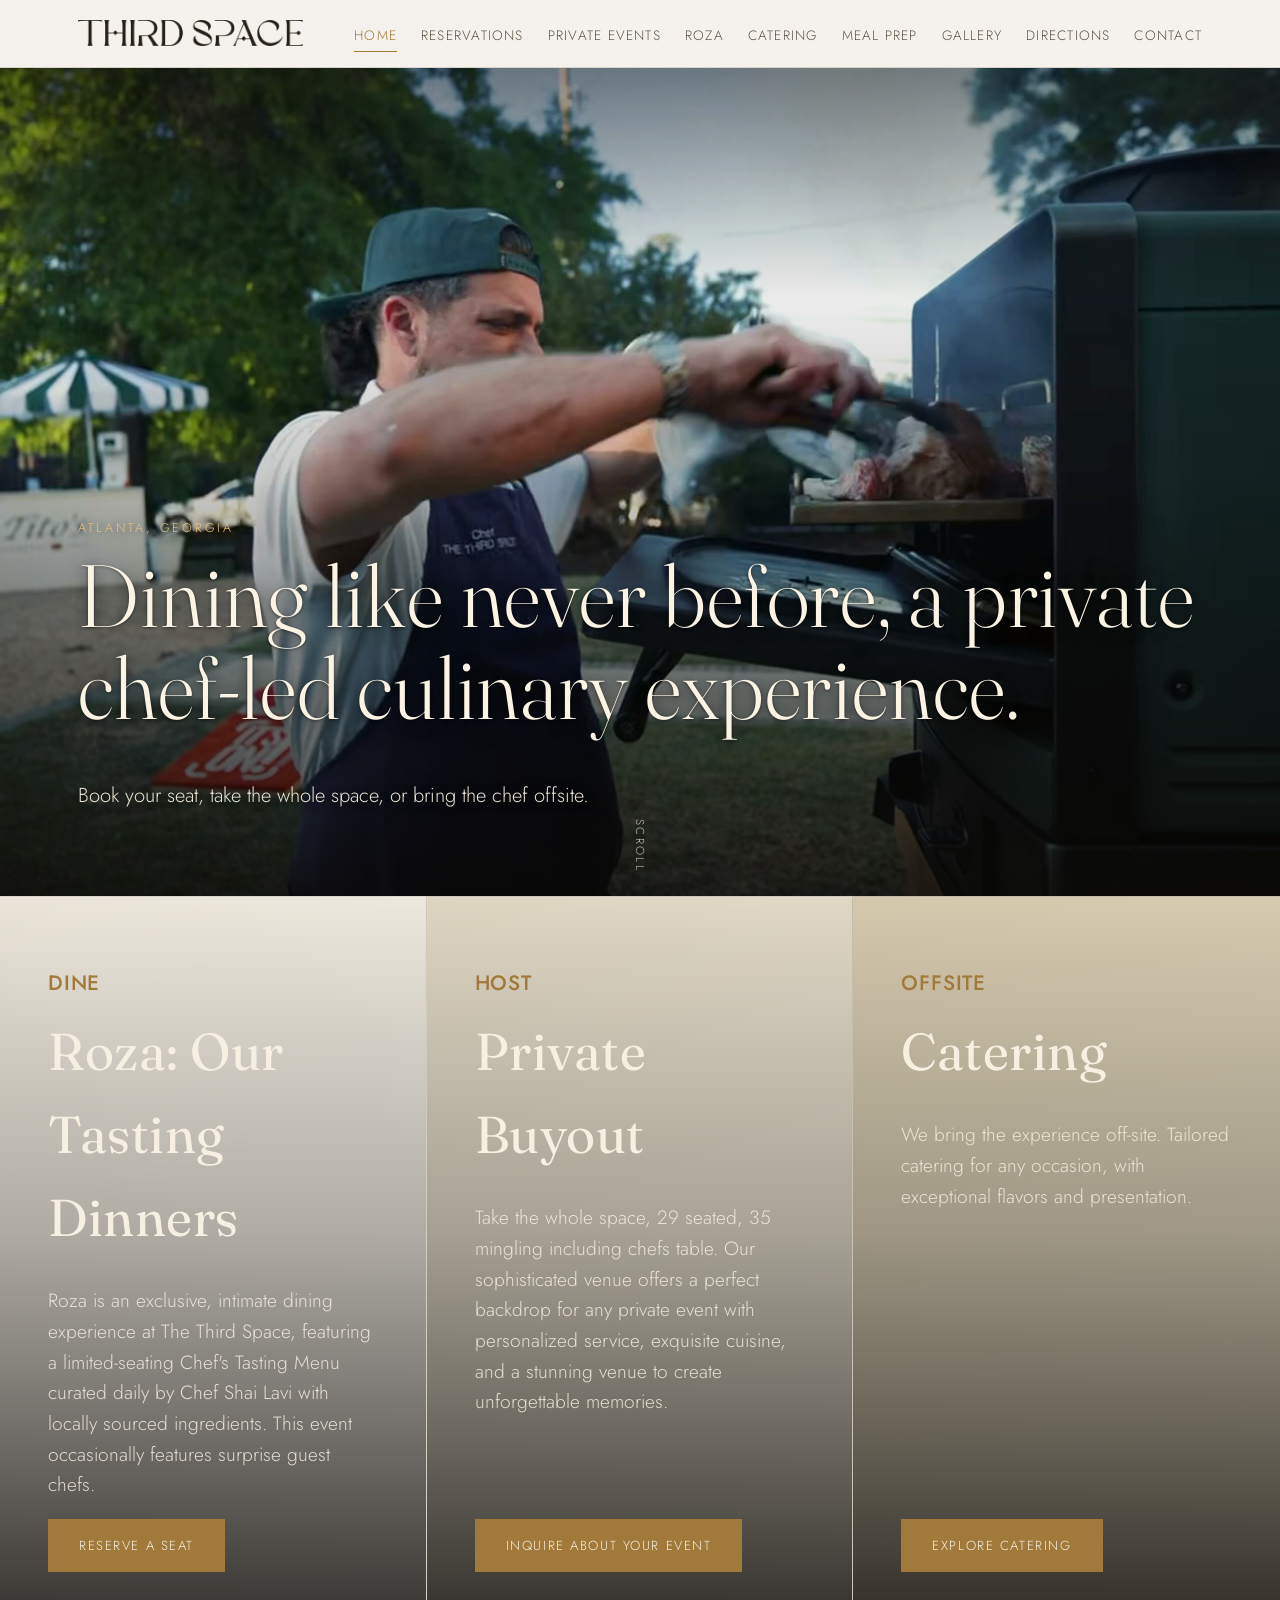
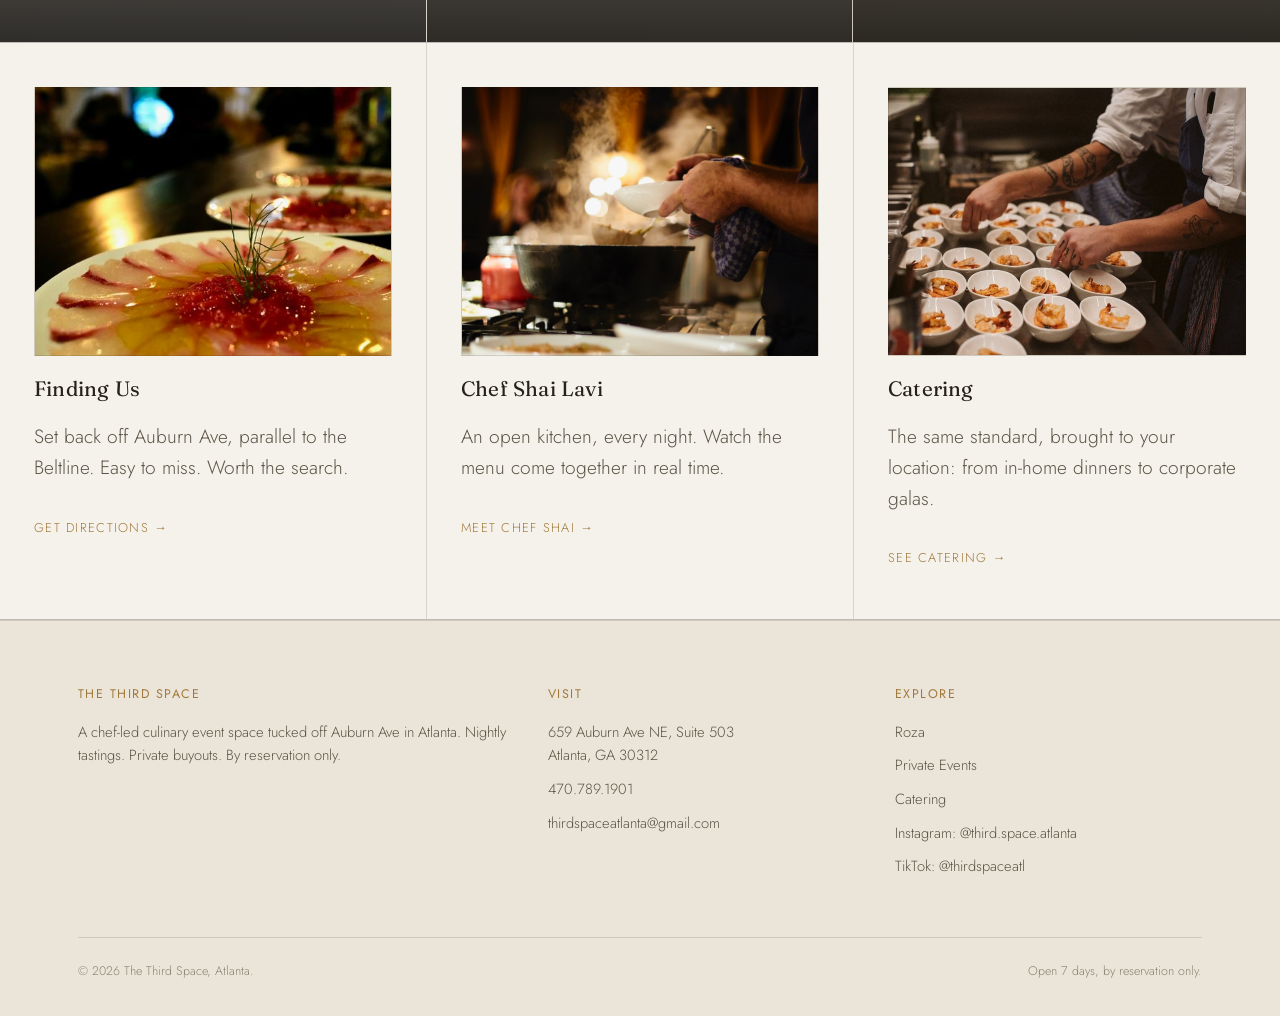
<file: index.html>
<!DOCTYPE html>
<html lang="en">
<head>
<meta charset="UTF-8">
<meta name="viewport" content="width=device-width, initial-scale=1.0">
<title>The Third Space: Chef-Led Culinary Event Space, Atlanta</title>
<meta name="description" content="A private, chef-led culinary event space in Atlanta. Reserve a seat at Roza, our nightly chef's tasting, or inquire about a full private buyout.">
<link rel="stylesheet" href="css/styles.css">
</head>
<body>

<header class="site-header">
  <nav class="nav">
    <a href="index.html" class="wordmark" aria-label="The Third Space, home"><img src="assets/images/logo-third-space.png" alt="The Third Space"></a>
    <button class="nav-toggle" aria-label="Toggle navigation">Menu</button>
    <ul class="nav-links">
      <li><a href="index.html" class="active">Home</a></li>
      <li><a href="contact.html?type=roza">Reservations</a></li>
      <li><a href="private-events.html">Private Events</a></li>
      <li><a href="roza.html">Roza</a></li>
      <li><a href="catering.html">Catering</a></li>
      <li><a href="meal-prep.html">Meal Prep</a></li>
      <li><a href="gallery.html">Gallery</a></li>
      <li><a href="directions.html">Directions</a></li>
      <li><a href="contact-us.html">Contact</a></li>
    </ul>
  </nav>
</header>

<section class="hero">
  <video class="hero-video" autoplay muted loop playsinline poster="assets/video/hero-poster.jpg">
    <source src="assets/video/hero.mp4" type="video/mp4">
  </video>
  <div class="hero-overlay"></div>
  <div class="hero-content">
    <span class="eyebrow">Atlanta, Georgia</span>
    <h1>Dining like never before, a private chef-led culinary experience.</h1>
    <p class="lede">Book your seat, take the whole space, or bring the chef offsite.</p>
  </div>
  <span class="scroll-cue">Scroll</span>
</section>

<section class="split">
  <a href="roza.html" class="split-card dine" style="background-image:linear-gradient(160deg, #ebe5d9, #f5f2ec);">
    <h3>Dine</h3>
    <h2>Roza: Our Tasting Dinners</h2>
    <p>Roza is an exclusive, intimate dining experience at The Third Space, featuring a limited-seating Chef's Tasting Menu curated daily by Chef Shai Lavi with locally sourced ingredients. This event occasionally features surprise guest chefs.</p>
    <span class="btn btn-solid" style="width:fit-content;">Reserve a Seat</span>
  </a>
  <a href="private-events.html" class="split-card host" style="background-image:linear-gradient(160deg, #ded5c1, #ebe5d9);">
    <h3>Host</h3>
    <h2>Private Buyout</h2>
    <p>Take the whole space, 29 seated, 35 mingling including chefs table. Our sophisticated venue offers a perfect backdrop for any private event with personalized service, exquisite cuisine, and a stunning venue to create unforgettable memories.</p>
    <span class="btn btn-solid" style="width:fit-content;">Inquire About Your Event</span>
  </a>
  <a href="catering.html" class="split-card cater" style="background-image:linear-gradient(160deg, #d4c8ac, #ded5c1);">
    <h3>Offsite</h3>
    <h2>Catering</h2>
    <p>We bring the experience off-site. Tailored catering for any occasion, with exceptional flavors and presentation.</p>
    <span class="btn btn-solid" style="width:fit-content;">Explore Catering</span>
  </a>
</section>

<section class="teasers" style="position:relative;">
  <div class="teaser">
    <div class="thumb" style="background-image:url('assets/images/teaser-finding-us.jpg');"></div>
    <h4>Finding Us</h4>
    <p>Set back off Auburn Ave, parallel to the Beltline. Easy to miss. Worth the search.</p>
    <a href="directions.html" class="more">Get Directions →</a>
  </div>
  <div class="teaser">
    <div class="thumb" style="background-image:url('assets/images/teaser-chef.jpg');"></div>
    <h4>Chef Shai Lavi</h4>
    <p>An open kitchen, every night. Watch the menu come together in real time.</p>
    <a href="roza.html" class="more">Meet Chef Shai →</a>
  </div>
  <div class="teaser">
    <div class="thumb" style="background-image:url('assets/images/teaser-catering.jpg');"></div>
    <h4>Catering</h4>
    <p>The same standard, brought to your location: from in-home dinners to corporate galas.</p>
    <a href="catering.html" class="more">See Catering →</a>
  </div>
</section>

<footer class="site-footer">
  <div class="wrap">
    <div class="footer-grid">
      <div>
        <h4>The Third Space</h4>
        <p>A chef-led culinary event space tucked off Auburn Ave in Atlanta. Nightly tastings. Private buyouts. By reservation only.</p>
      </div>
      <div>
        <h4>Visit</h4>
        <a href="directions.html">659 Auburn Ave NE, Suite 503<br>Atlanta, GA 30312</a>
        <a href="tel:4707891901">470.789.1901</a>
        <a href="mailto:thirdspaceatlanta@gmail.com">thirdspaceatlanta@gmail.com</a>
      </div>
      <div>
        <h4>Explore</h4>
        <a href="roza.html">Roza</a>
        <a href="private-events.html">Private Events</a>
        <a href="catering.html">Catering</a>
        <a href="https://instagram.com/third.space.atlanta">Instagram: @third.space.atlanta</a>
        <a href="https://tiktok.com/@thirdspaceatl">TikTok: @thirdspaceatl</a>
      </div>
    </div>
    <div class="footer-bottom">
      <span>&copy; 2026 The Third Space, Atlanta.</span>
      <span>Open 7 days, by reservation only.</span>
    </div>
  </div>
</footer>
<script src="js/main.js"></script>
</body>
</html>
</file>
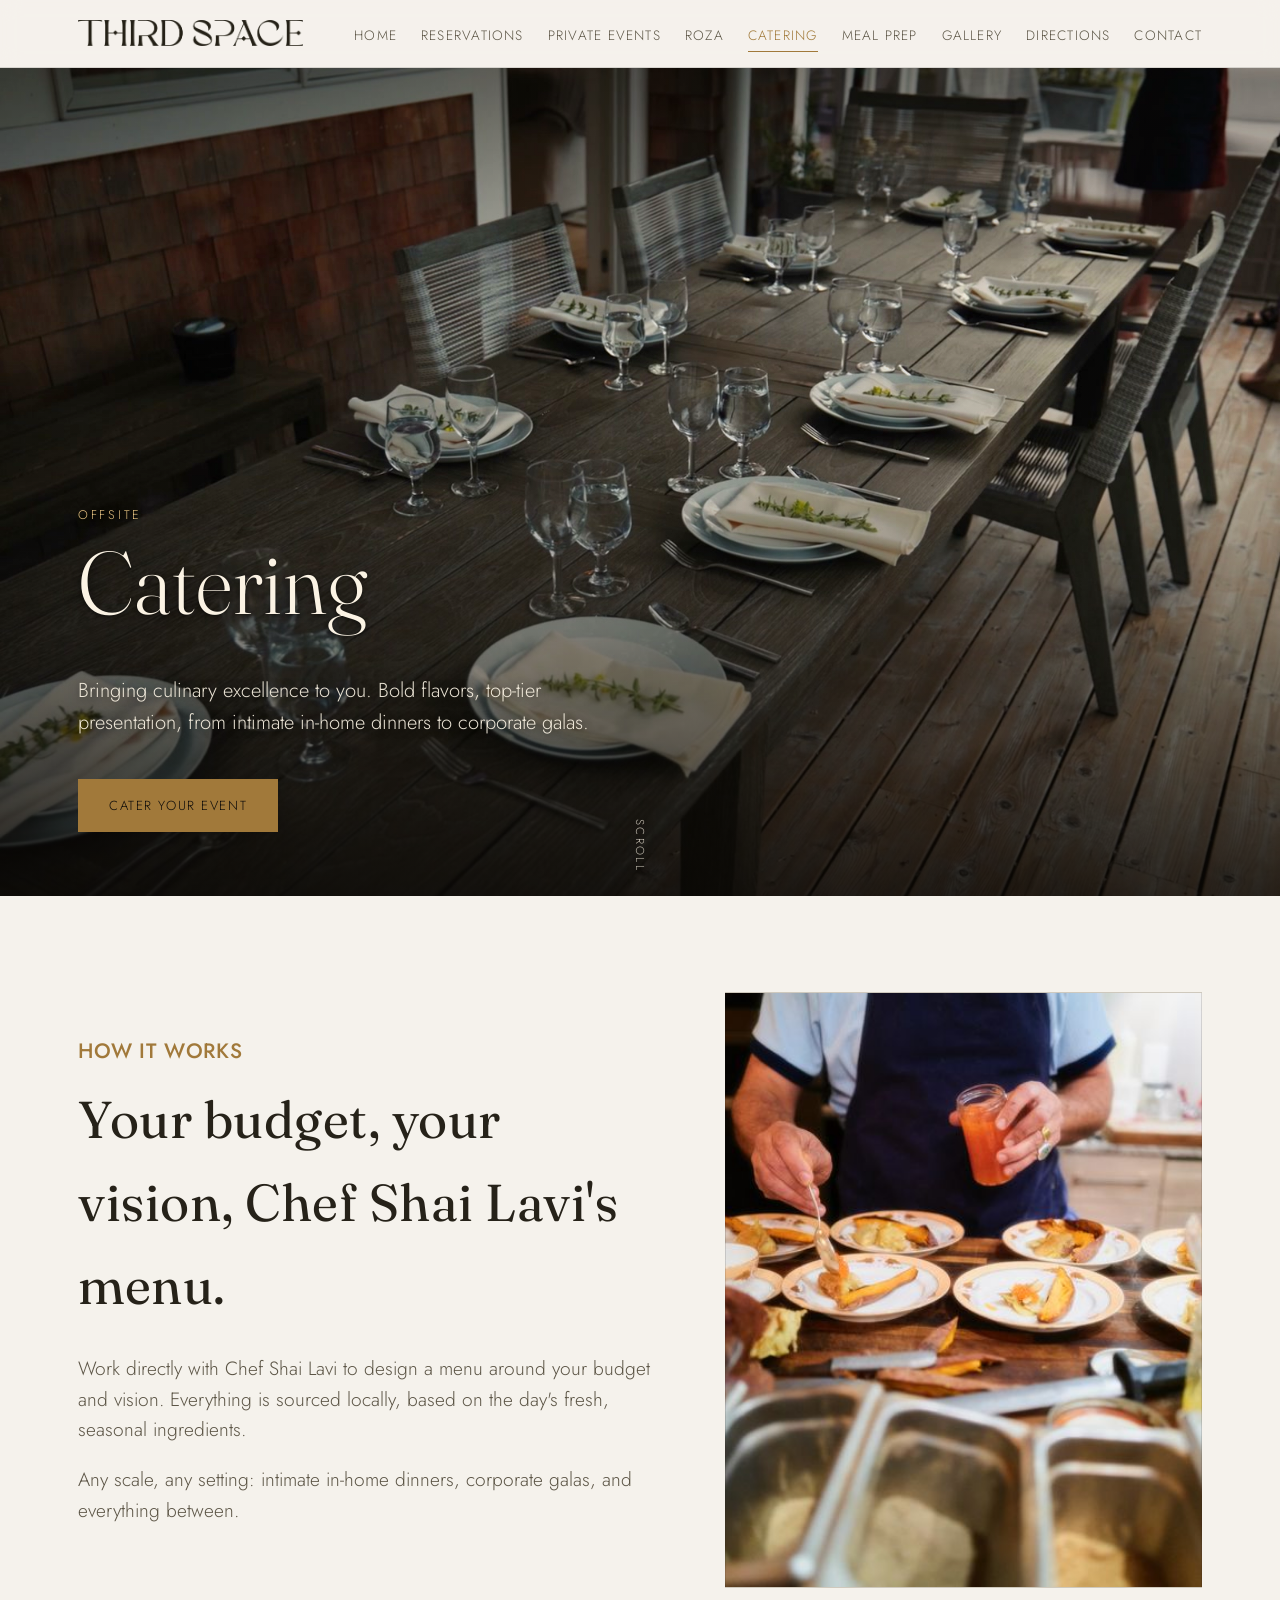
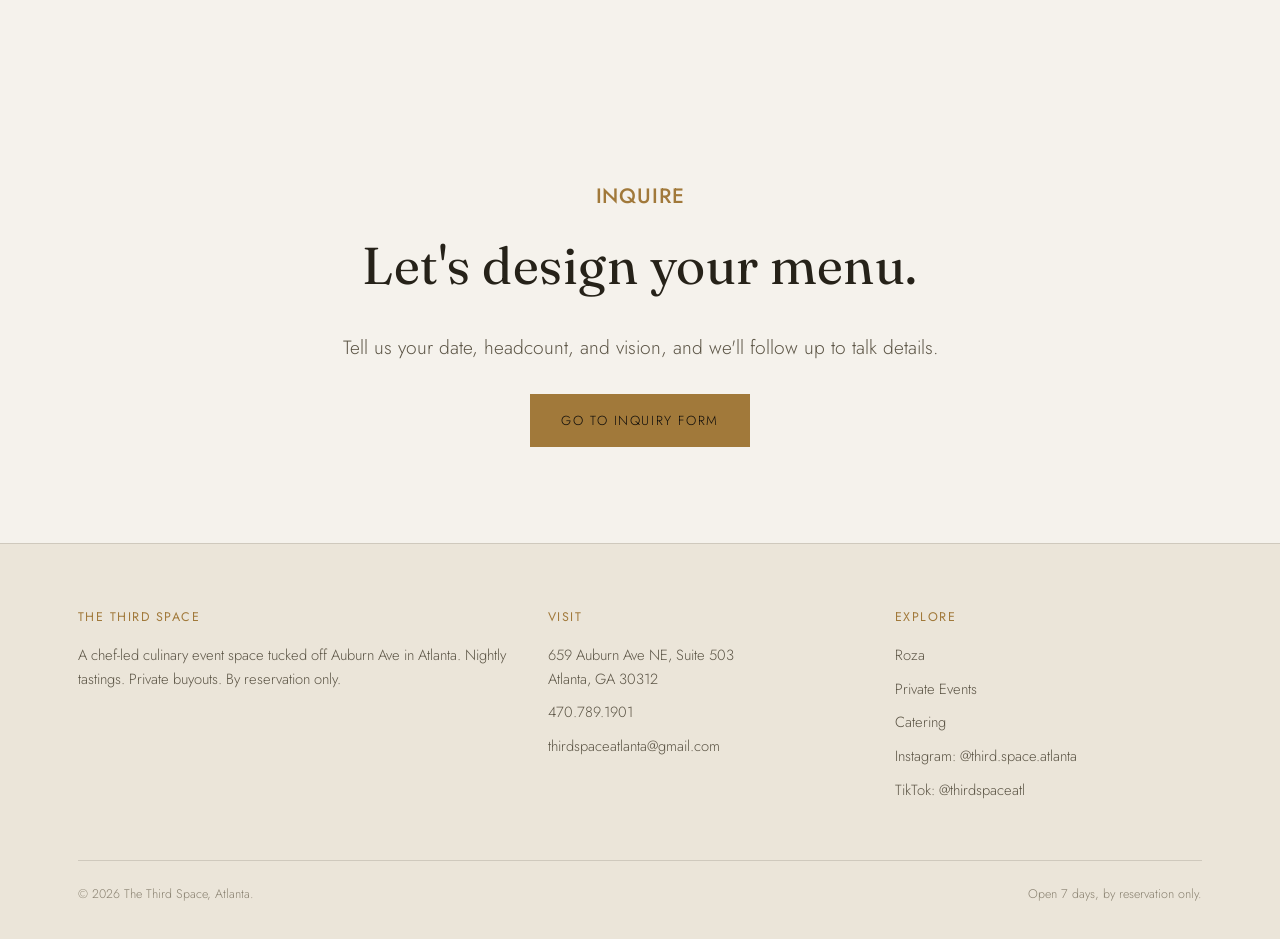
<file: catering.html>
<!DOCTYPE html>
<html lang="en">
<head>
<meta charset="UTF-8">
<meta name="viewport" content="width=device-width, initial-scale=1.0">
<title>Catering | The Third Space</title>
<meta name="description" content="Offsite catering from The Third Space. Bold flavors and top-tier presentation, working directly with Chef Shai Lavi, delivered to your location.">
<link rel="stylesheet" href="css/styles.css">
</head>
<body>

<header class="site-header">
  <nav class="nav">
    <a href="index.html" class="wordmark" aria-label="The Third Space, home"><img src="assets/images/logo-third-space.png" alt="The Third Space"></a>
    <button class="nav-toggle" aria-label="Toggle navigation">Menu</button>
    <ul class="nav-links">
      <li><a href="index.html">Home</a></li>
      <li><a href="contact.html?type=roza">Reservations</a></li>
      <li><a href="private-events.html">Private Events</a></li>
      <li><a href="roza.html">Roza</a></li>
      <li><a href="catering.html" class="active">Catering</a></li>
      <li><a href="meal-prep.html">Meal Prep</a></li>
      <li><a href="gallery.html">Gallery</a></li>
      <li><a href="directions.html">Directions</a></li>
      <li><a href="contact-us.html">Contact</a></li>
    </ul>
  </nav>
</header>

<section class="hero">
  <video class="hero-video" autoplay muted loop playsinline poster="assets/video/catering-hero-poster.jpg">
    <source src="assets/video/catering-hero.mp4" type="video/mp4">
  </video>
  <div class="hero-overlay"></div>
  <div class="hero-content">
    <span class="eyebrow">Offsite</span>
    <h1>Catering</h1>
    <p class="lede">Bringing culinary excellence to you. Bold flavors, top-tier presentation, from intimate in-home dinners to corporate galas.</p>
    <a href="contact.html?type=event" class="btn btn-solid" style="margin-top:20px;">Cater Your Event</a>
  </div>
  <span class="scroll-cue">Scroll</span>
</section>

<section class="block" style="position:relative;">
  <div class="wrap two-col">
    <div>
      <h3>How It Works</h3>
      <h2>Your budget, your vision, Chef Shai Lavi's menu.</h2>
      <p>Work directly with Chef Shai Lavi to design a menu around your budget and vision. Everything is sourced locally, based on the day's fresh, seasonal ingredients.</p>
      <p>Any scale, any setting: intimate in-home dinners, corporate galas, and everything between.</p>
    </div>
    <div class="photo-block" style="background-image:url('assets/images/catering-photo.jpg');"></div>
  </div>
</section>

<section class="block">
  <div class="wrap" style="max-width:720px; text-align:center; margin:0 auto;">
    <h3>Inquire</h3>
    <h2>Let's design your menu.</h2>
    <p>Tell us your date, headcount, and vision, and we'll follow up to talk details.</p>
    <a href="contact.html?type=event" class="btn btn-solid" style="margin-top:12px;">Go to Inquiry Form</a>
  </div>
</section>

<footer class="site-footer">
  <div class="wrap">
    <div class="footer-grid">
      <div>
        <h4>The Third Space</h4>
        <p>A chef-led culinary event space tucked off Auburn Ave in Atlanta. Nightly tastings. Private buyouts. By reservation only.</p>
      </div>
      <div>
        <h4>Visit</h4>
        <a href="directions.html">659 Auburn Ave NE, Suite 503<br>Atlanta, GA 30312</a>
        <a href="tel:4707891901">470.789.1901</a>
        <a href="mailto:thirdspaceatlanta@gmail.com">thirdspaceatlanta@gmail.com</a>
      </div>
      <div>
        <h4>Explore</h4>
        <a href="roza.html">Roza</a>
        <a href="private-events.html">Private Events</a>
        <a href="catering.html">Catering</a>
        <a href="https://instagram.com/third.space.atlanta">Instagram: @third.space.atlanta</a>
        <a href="https://tiktok.com/@thirdspaceatl">TikTok: @thirdspaceatl</a>
      </div>
    </div>
    <div class="footer-bottom">
      <span>&copy; 2026 The Third Space, Atlanta.</span>
      <span>Open 7 days, by reservation only.</span>
    </div>
  </div>
</footer>
<script src="js/main.js"></script>
</body>
</html>
</file>
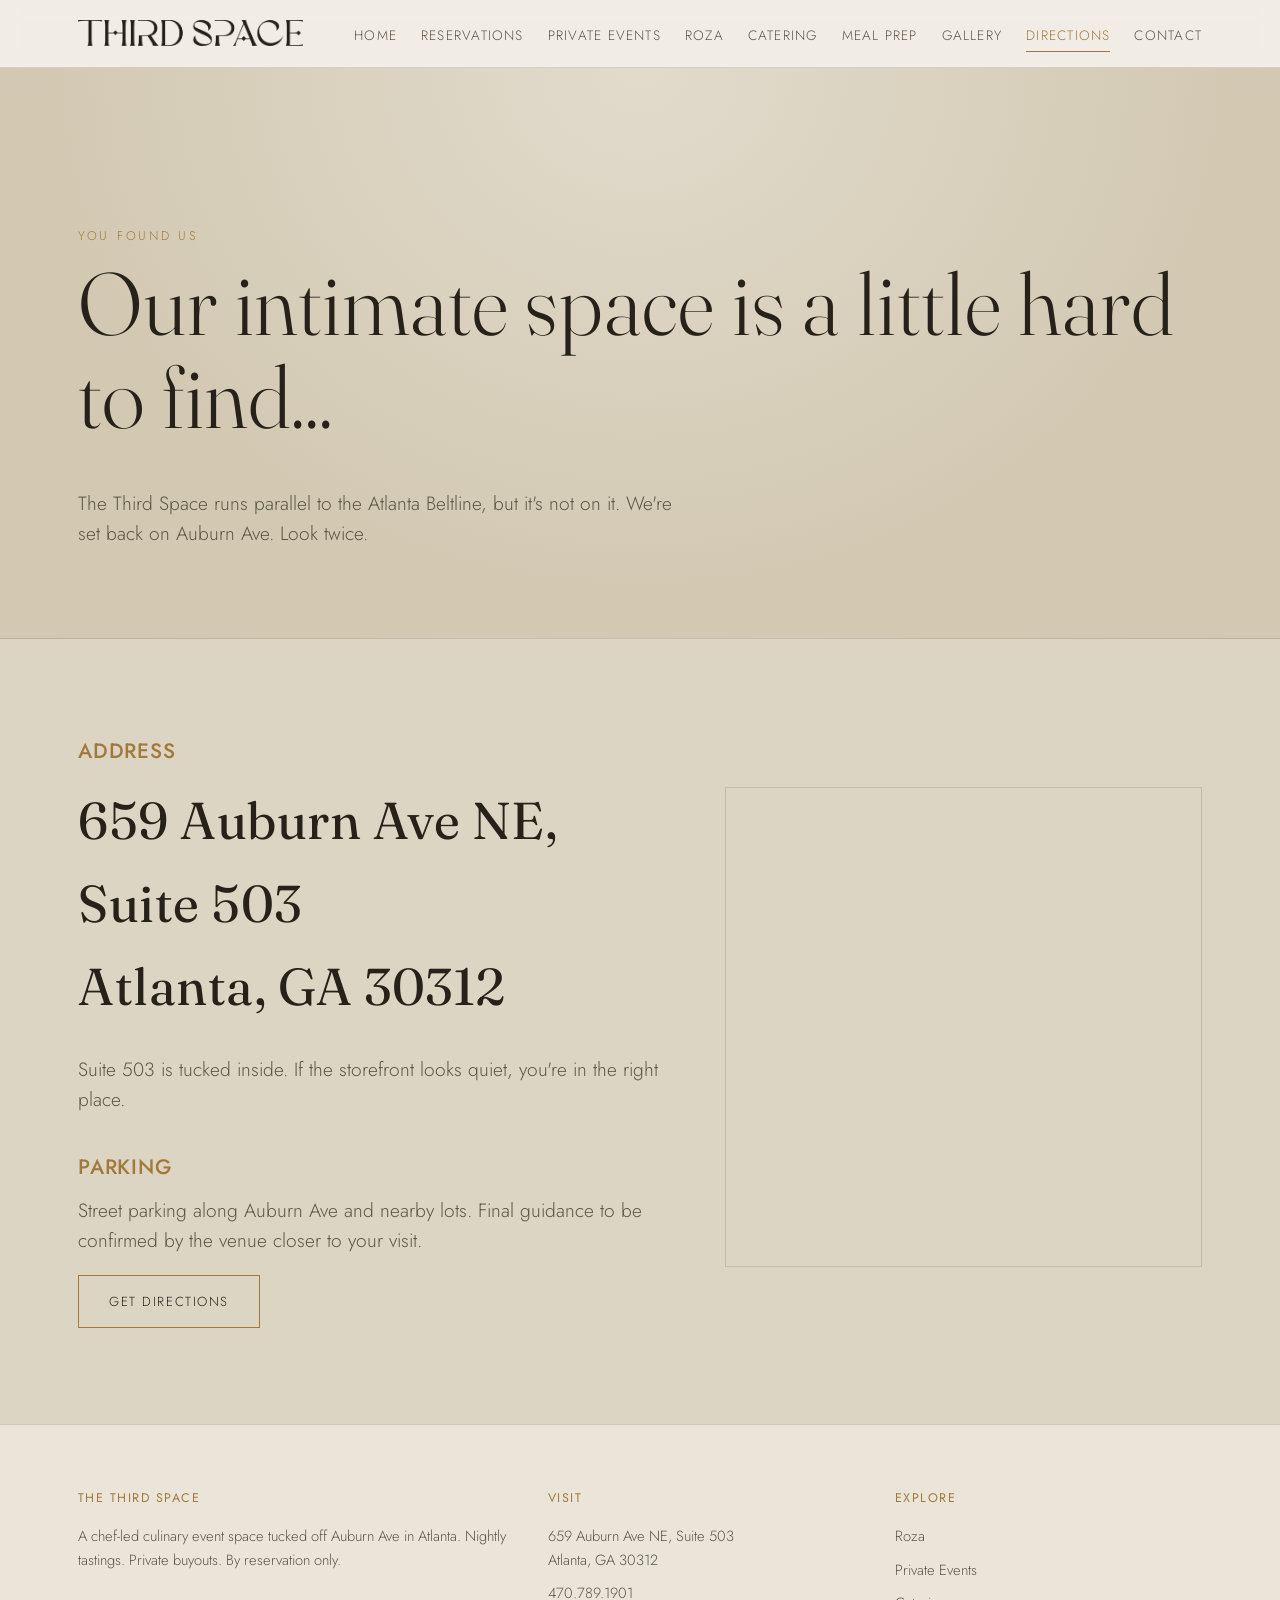
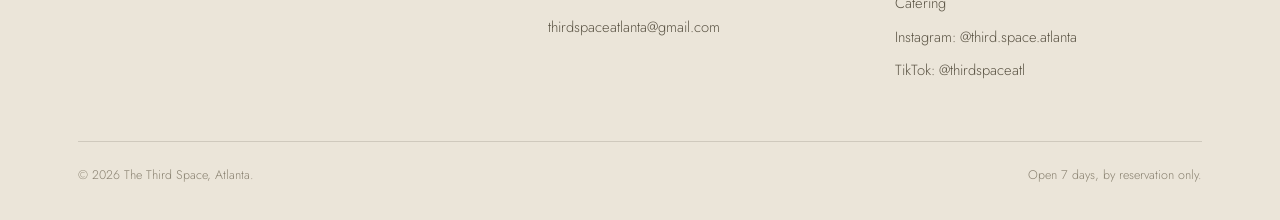
<file: directions.html>
<!DOCTYPE html>
<html lang="en">
<head>
<meta charset="UTF-8">
<meta name="viewport" content="width=device-width, initial-scale=1.0">
<title>Directions | The Third Space</title>
<meta name="description" content="Find The Third Space at 659 Auburn Ave NE, Suite 503, Atlanta, GA 30312, set back off Auburn Ave, parallel to the Beltline.">
<link rel="stylesheet" href="css/styles.css">
<style>
  body.directions-page { background: #ddd5c4; }
  .directions-page .page-hero { background: radial-gradient(ellipse at top, #e2dbcc 0%, #d3c9b3 65%); }
</style>
</head>
<body class="directions-page">

<header class="site-header">
  <nav class="nav">
    <a href="index.html" class="wordmark" aria-label="The Third Space, home"><img src="assets/images/logo-third-space.png" alt="The Third Space"></a>
    <button class="nav-toggle" aria-label="Toggle navigation">Menu</button>
    <ul class="nav-links">
      <li><a href="index.html">Home</a></li>
      <li><a href="contact.html?type=roza">Reservations</a></li>
      <li><a href="private-events.html">Private Events</a></li>
      <li><a href="roza.html">Roza</a></li>
      <li><a href="catering.html">Catering</a></li>
      <li><a href="meal-prep.html">Meal Prep</a></li>
      <li><a href="gallery.html">Gallery</a></li>
      <li><a href="directions.html" class="active">Directions</a></li>
      <li><a href="contact-us.html">Contact</a></li>
    </ul>
  </nav>
</header>

<section class="page-hero">
  <div class="wrap">
    <span class="eyebrow">You Found Us</span>
    <h1>Our intimate space is a little hard to find...</h1>
    <p>The Third Space runs parallel to the Atlanta Beltline, but it's not on it. We're set back on Auburn Ave. Look twice.</p>
  </div>
</section>

<section class="block" style="position:relative;">
  <div class="wrap two-col">
    <div>
      <h3>Address</h3>
      <h2>659 Auburn Ave NE, Suite 503<br>Atlanta, GA 30312</h2>
      <p>Suite 503 is tucked inside. If the storefront looks quiet, you're in the right place.</p>
      <h3 style="margin-top:36px;">Parking</h3>
      <p>Street parking along Auburn Ave and nearby lots. Final guidance to be confirmed by the venue closer to your visit.</p>
      <a href="https://www.google.com/maps/dir/?api=1&destination=659+Auburn+Ave+NE+Suite+503+Atlanta+GA+30312" class="btn" target="_blank" rel="noopener">Get Directions</a>
    </div>
    <div>
      <iframe class="map-frame" loading="lazy"
        src="https://www.openstreetmap.org/export/embed.html?bbox=-84.3701081%2C33.7530215%2C-84.3621081%2C33.7590215&layer=mapnik&marker=33.7560215%2C-84.3661081"
        title="Map to The Third Space, 659 Auburn Ave NE, Atlanta, GA">
      </iframe>
    </div>
  </div>
</section>

<footer class="site-footer">
  <div class="wrap">
    <div class="footer-grid">
      <div>
        <h4>The Third Space</h4>
        <p>A chef-led culinary event space tucked off Auburn Ave in Atlanta. Nightly tastings. Private buyouts. By reservation only.</p>
      </div>
      <div>
        <h4>Visit</h4>
        <a href="directions.html">659 Auburn Ave NE, Suite 503<br>Atlanta, GA 30312</a>
        <a href="tel:4707891901">470.789.1901</a>
        <a href="mailto:thirdspaceatlanta@gmail.com">thirdspaceatlanta@gmail.com</a>
      </div>
      <div>
        <h4>Explore</h4>
        <a href="roza.html">Roza</a>
        <a href="private-events.html">Private Events</a>
        <a href="catering.html">Catering</a>
        <a href="https://instagram.com/third.space.atlanta">Instagram: @third.space.atlanta</a>
        <a href="https://tiktok.com/@thirdspaceatl">TikTok: @thirdspaceatl</a>
      </div>
    </div>
    <div class="footer-bottom">
      <span>&copy; 2026 The Third Space, Atlanta.</span>
      <span>Open 7 days, by reservation only.</span>
    </div>
  </div>
</footer>
<script src="js/main.js"></script>
</body>
</html>
</file>
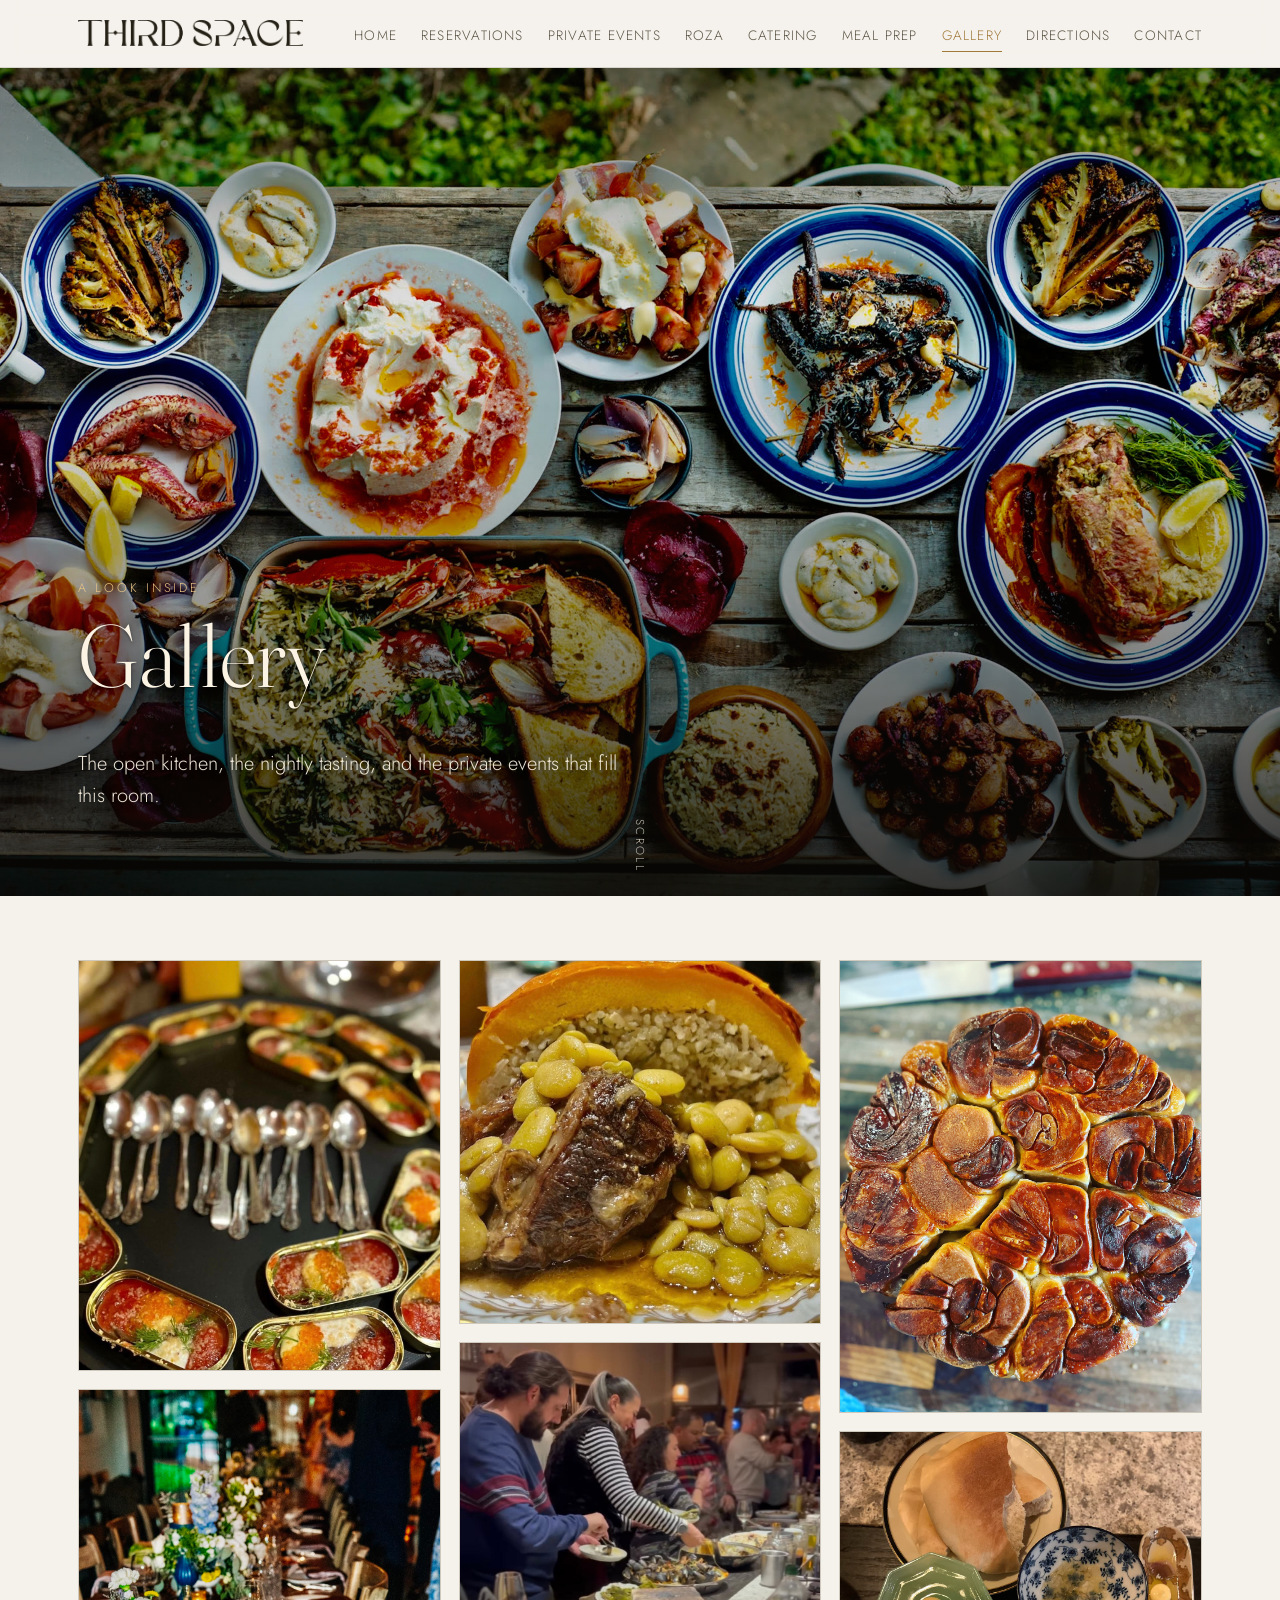
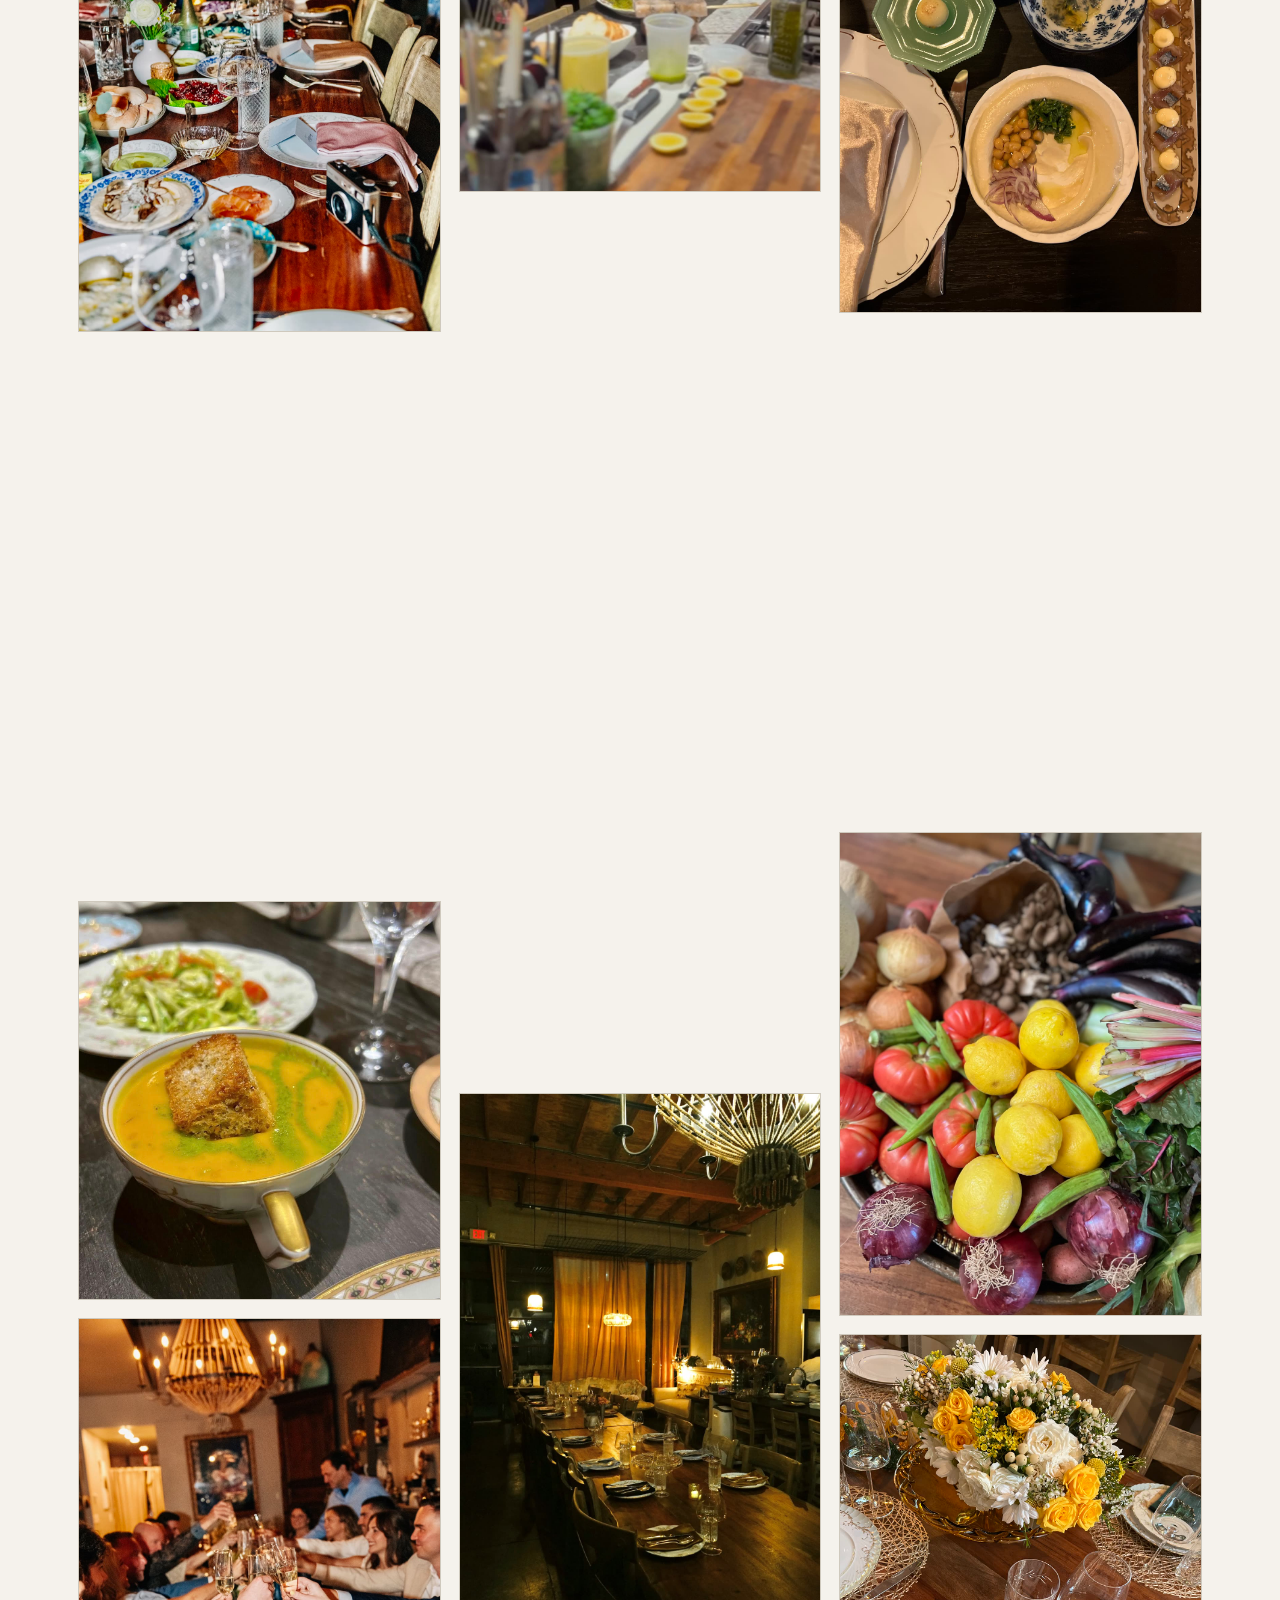
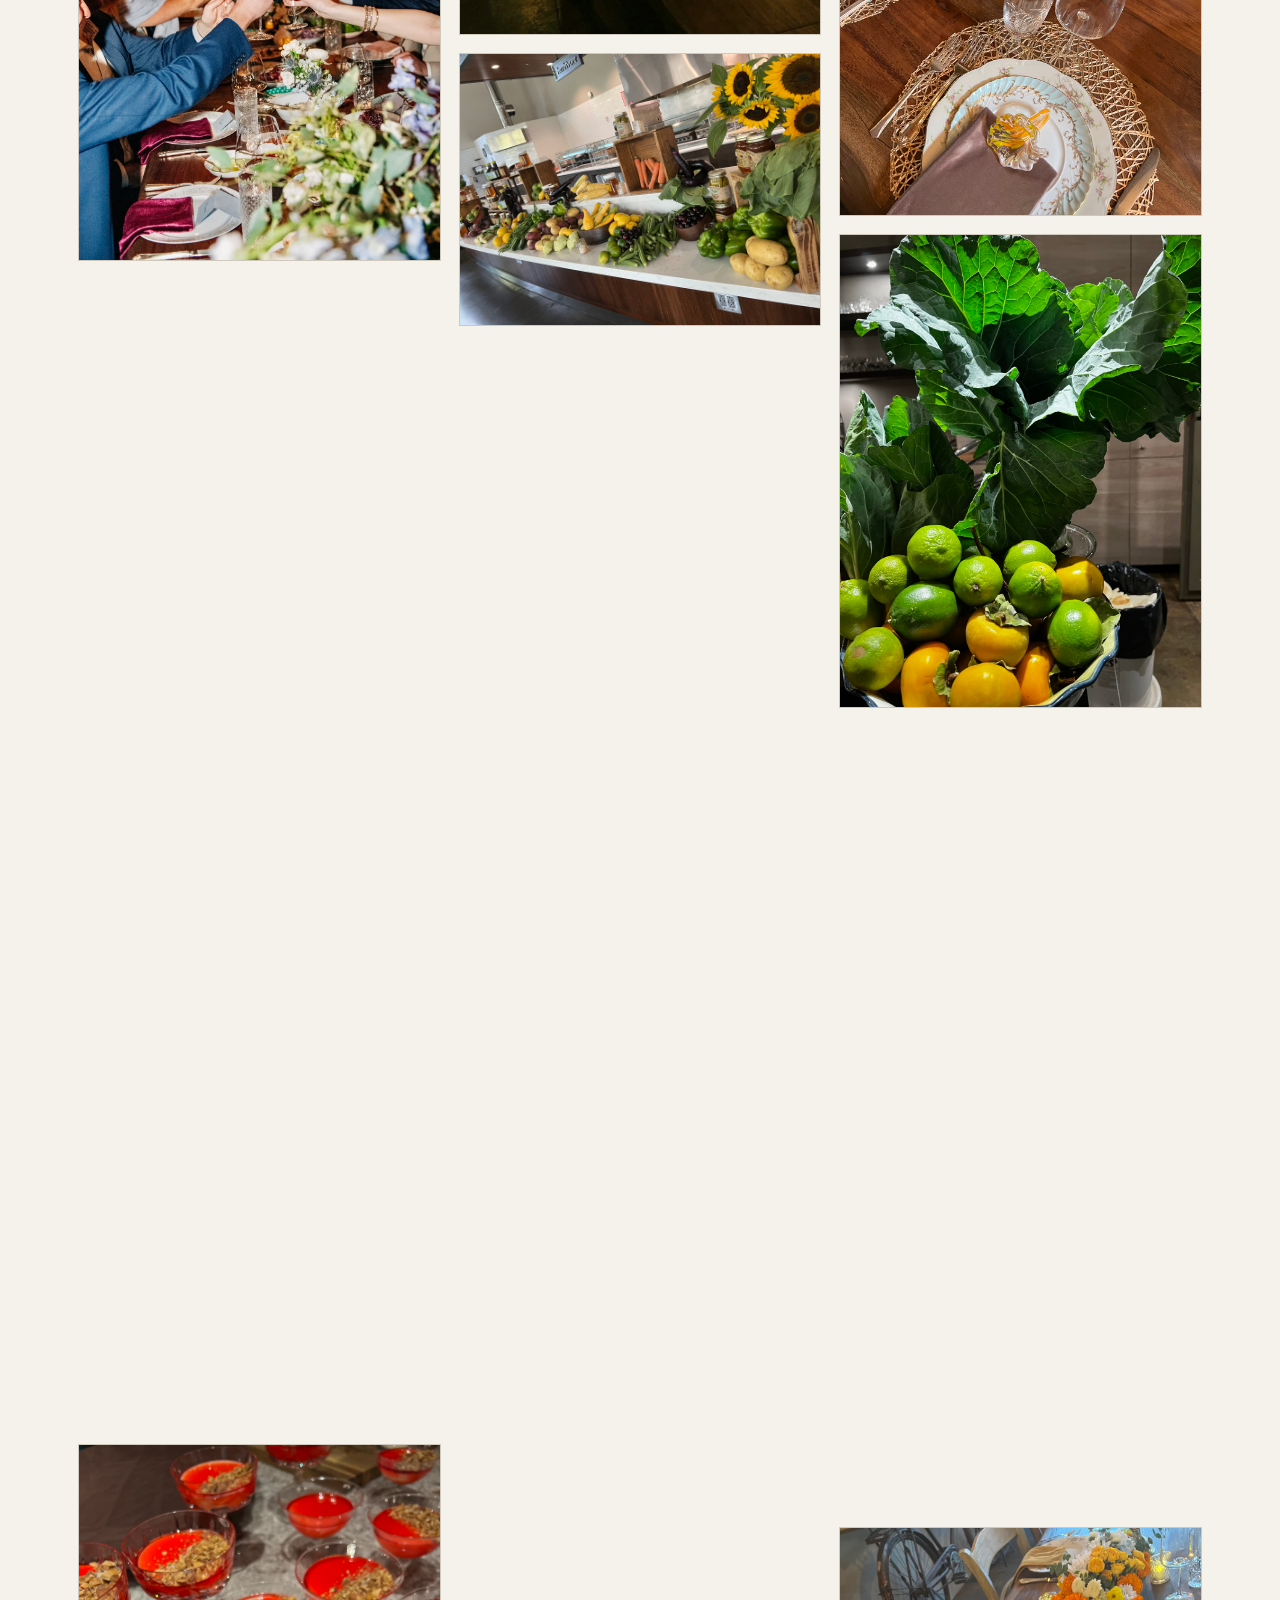
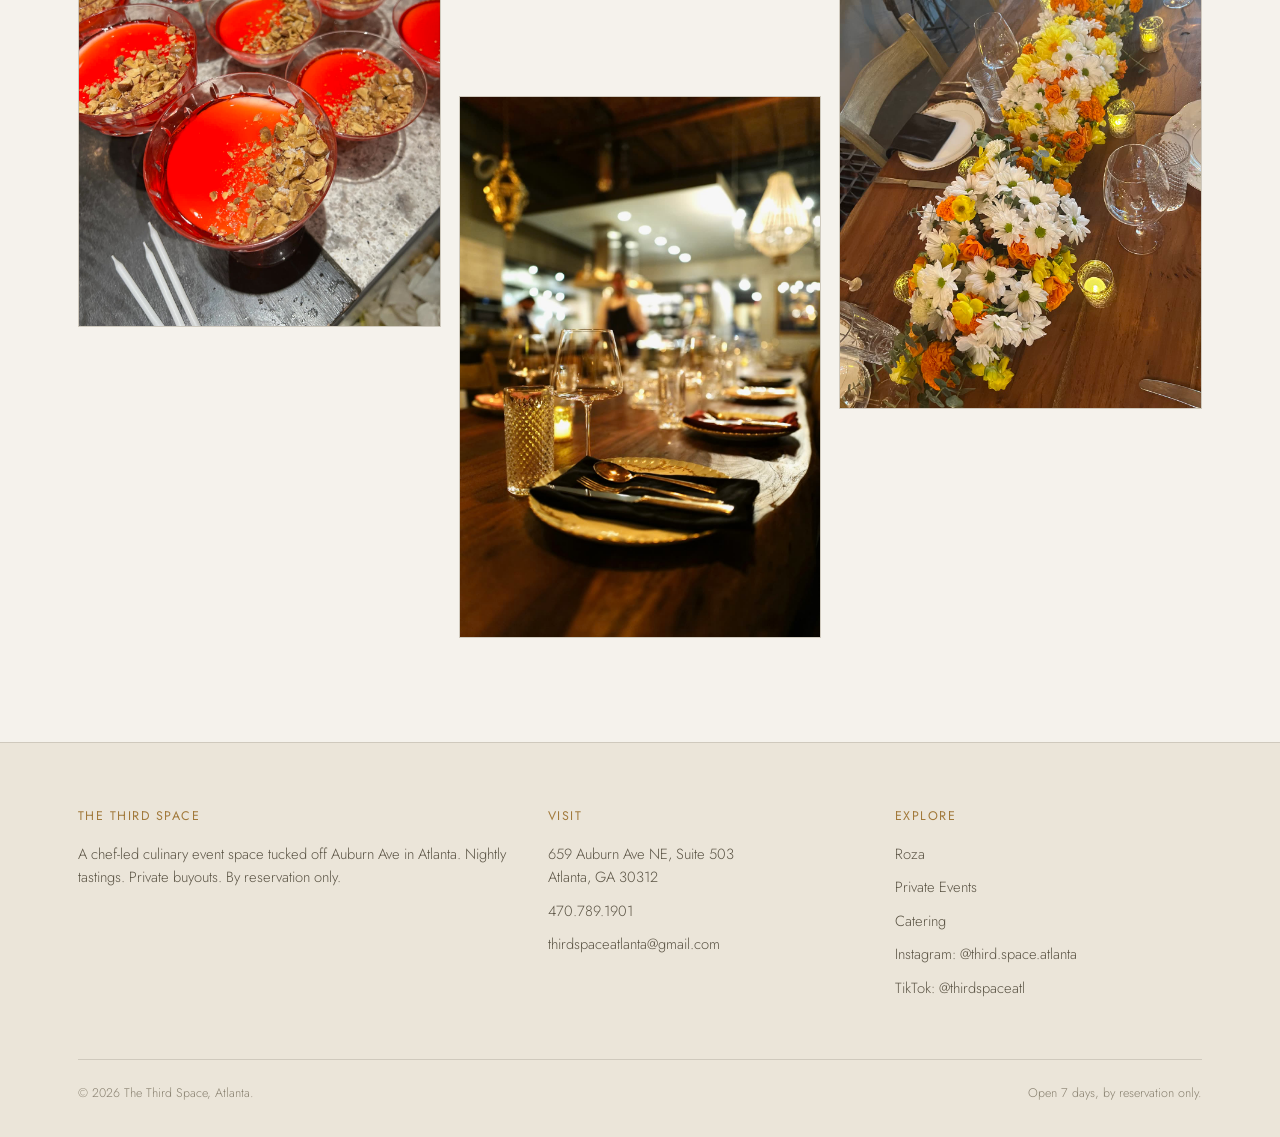
<file: gallery.html>
<!DOCTYPE html>
<html lang="en">
<head>
<meta charset="UTF-8">
<meta name="viewport" content="width=device-width, initial-scale=1.0">
<title>Gallery | The Third Space</title>
<meta name="description" content="A look inside The Third Space: the open kitchen, the nightly tasting, and private events at our Atlanta culinary event space.">
<link rel="stylesheet" href="css/styles.css">
</head>
<body>

<header class="site-header">
  <nav class="nav">
    <a href="index.html" class="wordmark" aria-label="The Third Space, home"><img src="assets/images/logo-third-space.png" alt="The Third Space"></a>
    <button class="nav-toggle" aria-label="Toggle navigation">Menu</button>
    <ul class="nav-links">
      <li><a href="index.html">Home</a></li>
      <li><a href="contact.html?type=roza">Reservations</a></li>
      <li><a href="private-events.html">Private Events</a></li>
      <li><a href="roza.html">Roza</a></li>
      <li><a href="catering.html">Catering</a></li>
      <li><a href="meal-prep.html">Meal Prep</a></li>
      <li><a href="gallery.html" class="active">Gallery</a></li>
      <li><a href="directions.html">Directions</a></li>
      <li><a href="contact-us.html">Contact</a></li>
    </ul>
  </nav>
</header>

<section class="hero">
  <div class="hero-image" style="background-image:url('assets/images/gallery-hero.jpg');"></div>
  <div class="hero-overlay"></div>
  <div class="hero-content">
    <span class="eyebrow">A Look Inside</span>
    <h1>Gallery</h1>
    <p class="lede">The open kitchen, the nightly tasting, and the private events that fill this room.</p>
  </div>
  <span class="scroll-cue">Scroll</span>
</section>

<section class="block tight" style="position:relative;">
  <div class="gallery-grid">
    <figure><img src="assets/images/gallery/gallery-05-tinned-fish.jpg" alt="Tinned fish appetizers with caviar, arranged on a tray"></figure>
    <figure><img src="assets/images/gallery/gallery-13-tablescape.jpg" alt="Long communal table set for a private dinner"></figure>
    <figure><img src="assets/images/gallery/gallery-07-spread.jpg" alt="Overhead view of a full spread of shared plates"></figure>
    <figure><img src="assets/images/gallery/gallery-09-musician.jpg" alt="Live guitarist performing during a private event"></figure>
    <figure><img src="assets/images/gallery/gallery-01-teacup-soup.jpg" alt="Soup served in a vintage teacup with a crouton"></figure>
    <figure><img src="assets/images/gallery/gallery-14-toast.jpg" alt="Guests raising a champagne toast at the table"></figure>
    <figure><img src="assets/images/gallery/gallery-08-grilled-fish.jpg" alt="Whole grilled fish plated with citrus and herbs"></figure>
    <figure><img src="assets/images/gallery/gallery-06-pastry-knots.jpg" alt="Fresh baked pastry knots on a sheet tray"></figure>
    <figure><img src="assets/images/gallery/gallery-11-plating-buffet.jpg" alt="Chef plating pasta at the buffet counter"></figure>
    <figure><img src="assets/images/gallery/gallery-10-red-dessert.jpg" alt="Red gelee desserts topped with chopped almonds"></figure>
    <figure><img src="assets/images/gallery/gallery-04-lamb-shank.jpg" alt="Braised lamb shank with herbed rice and lima beans"></figure>
    <figure><img src="assets/images/gallery/gallery-12-buffet-crowd.jpg" alt="Guests serving themselves at the private event buffet"></figure>
    <figure><img src="assets/images/gallery/gallery-02-sweet-potato.jpg" alt="Roasted sweet potato wedges with herbs"></figure>
    <figure><img src="assets/images/gallery/gallery-03-herb-soup.jpg" alt="Herb broth with dumplings, finished tableside"></figure>
    <figure><img src="assets/images/gallery/gallery-23-dining-room.jpg" alt="The dining room set for service, warm curtains and candlelight"></figure>
    <figure><img src="assets/images/gallery/gallery-16-floral-centerpiece.jpg" alt="Overhead view of a floral centerpiece and place setting"></figure>
    <figure><img src="assets/images/gallery/gallery-24-chef-steaming.jpg" alt="Chef at the stove finishing a dish tableside"></figure>
    <figure><img src="assets/images/gallery/gallery-20-mezze-spread.jpg" alt="Overhead spread of mezze: hummus, olives, ceviche, and pickles"></figure>
    <figure><img src="assets/images/gallery/gallery-17-herbivore-spread.jpg" alt="Farm produce display at the counter with sunflowers"></figure>
    <figure><img src="assets/images/gallery/gallery-15-glassware-table.jpg" alt="Table set with fine glassware, the open kitchen in the background"></figure>
    <figure><img src="assets/images/gallery/gallery-21-baked-bread.jpg" alt="Fresh baked bread, overhead detail"></figure>
    <figure><img src="assets/images/gallery/gallery-18-veggie-counter.jpg" alt="Counter display of seasonal produce and preserves"></figure>
    <figure><img src="assets/images/gallery/gallery-22-dessert-bar.jpg" alt="Apricot and pistachio dessert bar, detail shot"></figure>
    <figure><img src="assets/images/gallery/gallery-19-veggie-basket.jpg" alt="Basket of seasonal vegetables, close detail"></figure>
    <figure><img src="assets/images/gallery/gallery-25-tablescape-overhead.jpg" alt="Overhead view of a place setting with floral arrangement"></figure>
    <figure><img src="assets/images/gallery/gallery-26-citrus-closeup.jpg" alt="Fresh citrus and greens, close detail"></figure>
    <figure><img src="assets/images/gallery/gallery-27-dish-shelf.jpg" alt="Vintage china and glassware on display shelving"></figure>
    <figure><img src="assets/images/gallery/gallery-28-floral-runner.jpg" alt="Overhead view of a long floral table runner with candlelight"></figure>
  </div>
</section>

<footer class="site-footer">
  <div class="wrap">
    <div class="footer-grid">
      <div>
        <h4>The Third Space</h4>
        <p>A chef-led culinary event space tucked off Auburn Ave in Atlanta. Nightly tastings. Private buyouts. By reservation only.</p>
      </div>
      <div>
        <h4>Visit</h4>
        <a href="directions.html">659 Auburn Ave NE, Suite 503<br>Atlanta, GA 30312</a>
        <a href="tel:4707891901">470.789.1901</a>
        <a href="mailto:thirdspaceatlanta@gmail.com">thirdspaceatlanta@gmail.com</a>
      </div>
      <div>
        <h4>Explore</h4>
        <a href="roza.html">Roza</a>
        <a href="private-events.html">Private Events</a>
        <a href="catering.html">Catering</a>
        <a href="https://instagram.com/third.space.atlanta">Instagram: @third.space.atlanta</a>
        <a href="https://tiktok.com/@thirdspaceatl">TikTok: @thirdspaceatl</a>
      </div>
    </div>
    <div class="footer-bottom">
      <span>&copy; 2026 The Third Space, Atlanta.</span>
      <span>Open 7 days, by reservation only.</span>
    </div>
  </div>
</footer>
<script src="js/main.js"></script>
</body>
</html>
</file>
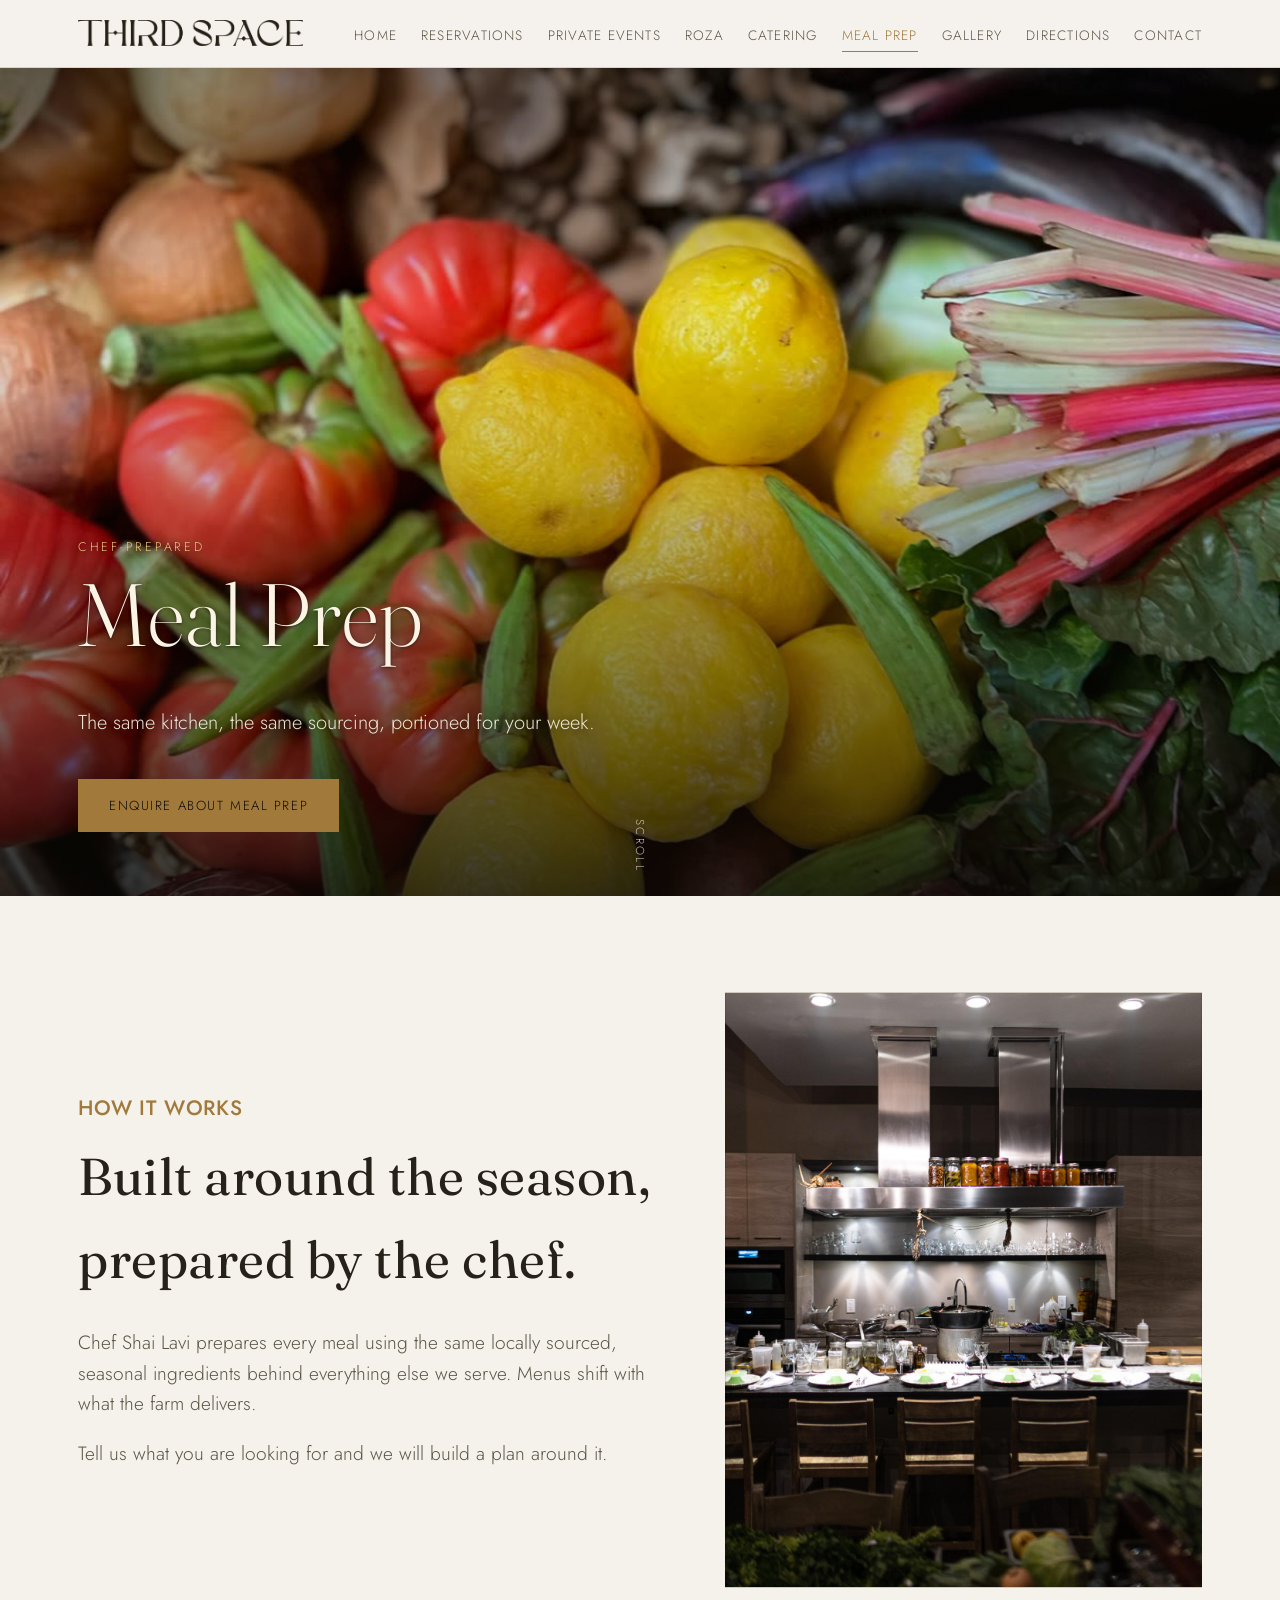
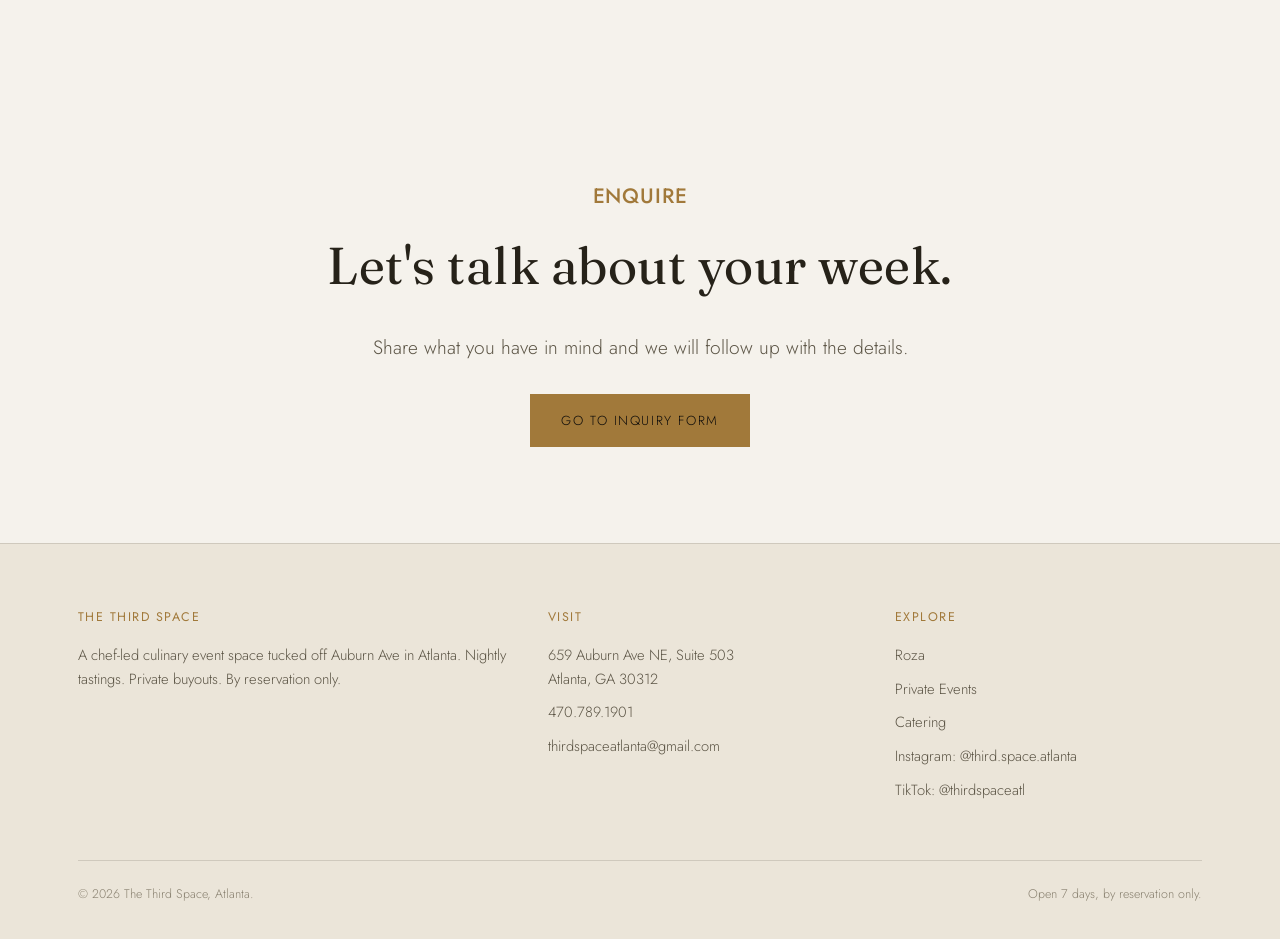
<file: meal-prep.html>
<!DOCTYPE html>
<html lang="en">
<head>
<meta charset="UTF-8">
<meta name="viewport" content="width=device-width, initial-scale=1.0">
<title>Meal Prep | The Third Space</title>
<meta name="description" content="Chef-prepared meals from The Third Space, made with the same locally sourced, seasonal ingredients as everything Chef Shai Lavi serves.">
<link rel="stylesheet" href="css/styles.css">
</head>
<body>

<header class="site-header">
  <nav class="nav">
    <a href="index.html" class="wordmark" aria-label="The Third Space, home"><img src="assets/images/logo-third-space.png" alt="The Third Space"></a>
    <button class="nav-toggle" aria-label="Toggle navigation">Menu</button>
    <ul class="nav-links">
      <li><a href="index.html">Home</a></li>
      <li><a href="contact.html?type=roza">Reservations</a></li>
      <li><a href="private-events.html">Private Events</a></li>
      <li><a href="roza.html">Roza</a></li>
      <li><a href="catering.html">Catering</a></li>
      <li><a href="meal-prep.html" class="active">Meal Prep</a></li>
      <li><a href="gallery.html">Gallery</a></li>
      <li><a href="directions.html">Directions</a></li>
      <li><a href="contact-us.html">Contact</a></li>
    </ul>
  </nav>
</header>

<section class="hero">
  <div class="hero-image" style="background-image:url('assets/images/meal-prep-hero.jpg');"></div>
  <div class="hero-overlay"></div>
  <div class="hero-content">
    <span class="eyebrow">Chef-Prepared</span>
    <h1>Meal Prep</h1>
    <p class="lede">The same kitchen, the same sourcing, portioned for your week.</p>
    <a href="contact.html?type=mealprep" class="btn btn-solid" style="margin-top:20px;">Enquire About Meal Prep</a>
  </div>
  <span class="scroll-cue">Scroll</span>
</section>

<section class="block" style="position:relative;">
  <div class="wrap two-col">
    <div>
      <h3>How It Works</h3>
      <h2>Built around the season, prepared by the chef.</h2>
      <p>Chef Shai Lavi prepares every meal using the same locally sourced, seasonal ingredients behind everything else we serve. Menus shift with what the farm delivers.</p>
      <p>Tell us what you are looking for and we will build a plan around it.</p>
    </div>
    <div class="photo-block" style="background-image:url('assets/images/open-kitchen-counter.jpg');"></div>
  </div>
</section>

<section class="block">
  <div class="wrap" style="max-width:720px; text-align:center; margin:0 auto;">
    <h3>Enquire</h3>
    <h2>Let's talk about your week.</h2>
    <p>Share what you have in mind and we will follow up with the details.</p>
    <a href="contact.html?type=mealprep" class="btn btn-solid" style="margin-top:12px;">Go to Inquiry Form</a>
  </div>
</section>

<footer class="site-footer">
  <div class="wrap">
    <div class="footer-grid">
      <div>
        <h4>The Third Space</h4>
        <p>A chef-led culinary event space tucked off Auburn Ave in Atlanta. Nightly tastings. Private buyouts. By reservation only.</p>
      </div>
      <div>
        <h4>Visit</h4>
        <a href="directions.html">659 Auburn Ave NE, Suite 503<br>Atlanta, GA 30312</a>
        <a href="tel:4707891901">470.789.1901</a>
        <a href="mailto:thirdspaceatlanta@gmail.com">thirdspaceatlanta@gmail.com</a>
      </div>
      <div>
        <h4>Explore</h4>
        <a href="roza.html">Roza</a>
        <a href="private-events.html">Private Events</a>
        <a href="catering.html">Catering</a>
        <a href="https://instagram.com/third.space.atlanta">Instagram: @third.space.atlanta</a>
        <a href="https://tiktok.com/@thirdspaceatl">TikTok: @thirdspaceatl</a>
      </div>
    </div>
    <div class="footer-bottom">
      <span>&copy; 2026 The Third Space, Atlanta.</span>
      <span>Open 7 days, by reservation only.</span>
    </div>
  </div>
</footer>
<script src="js/main.js"></script>
</body>
</html>
</file>
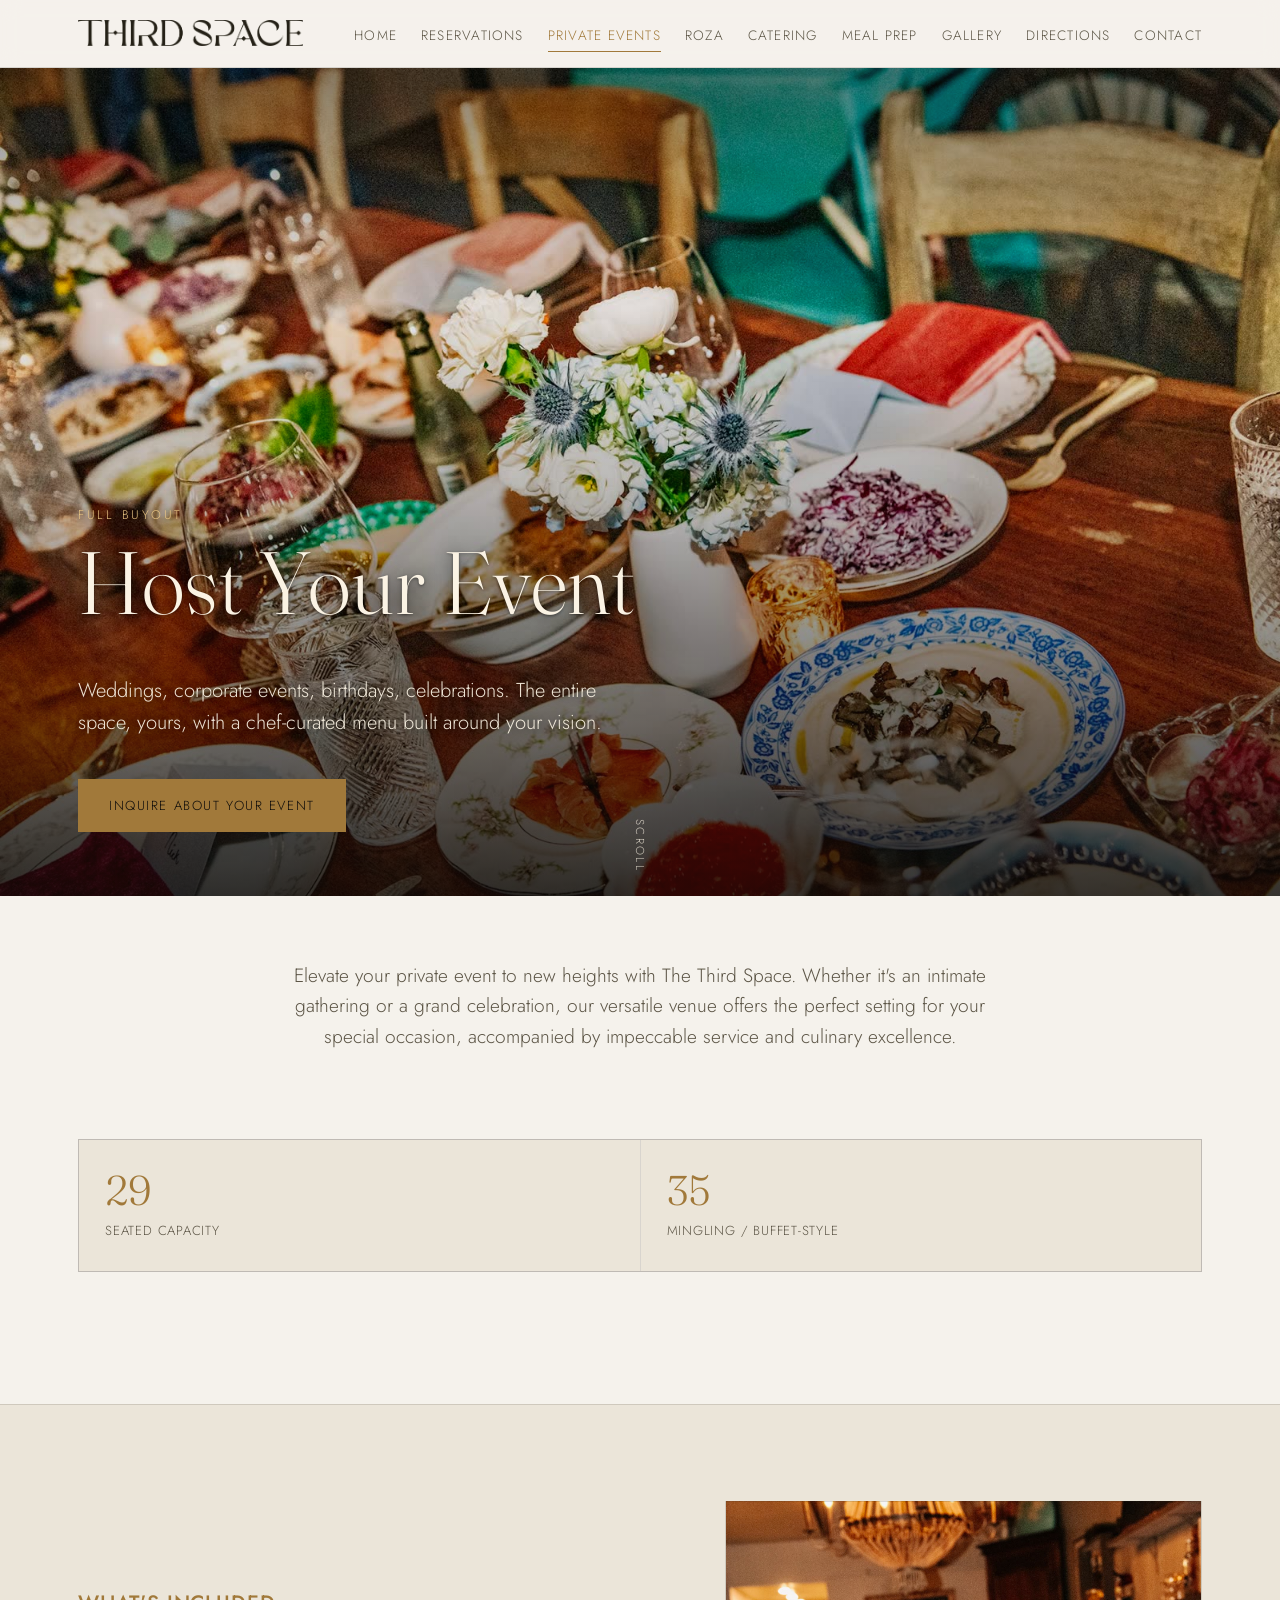
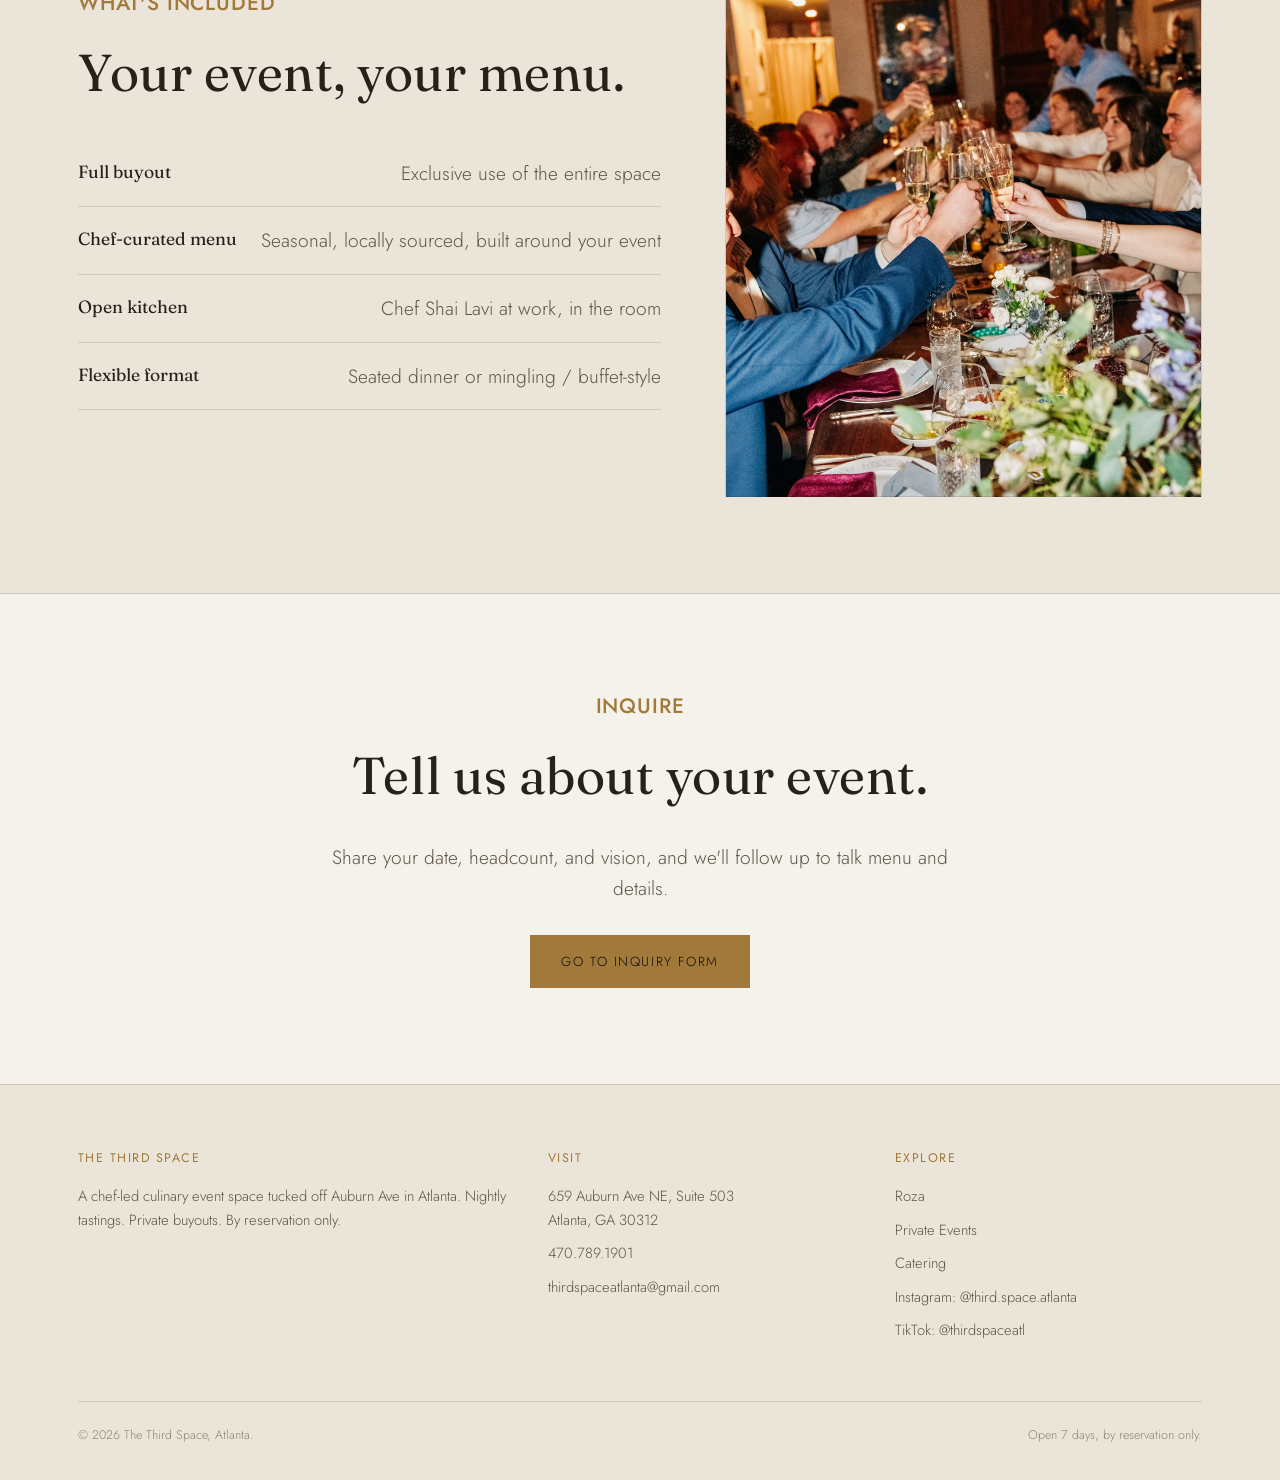
<file: private-events.html>
<!DOCTYPE html>
<html lang="en">
<head>
<meta charset="UTF-8">
<meta name="viewport" content="width=device-width, initial-scale=1.0">
<title>Private Events: Full Buyout | The Third Space</title>
<meta name="description" content="Full private buyout of The Third Space. 29 seated, 35 mingling. Chef-curated custom menu for weddings, corporate events, and celebrations.">
<link rel="stylesheet" href="css/styles.css">
</head>
<body>

<header class="site-header">
  <nav class="nav">
    <a href="index.html" class="wordmark" aria-label="The Third Space, home"><img src="assets/images/logo-third-space.png" alt="The Third Space"></a>
    <button class="nav-toggle" aria-label="Toggle navigation">Menu</button>
    <ul class="nav-links">
      <li><a href="index.html">Home</a></li>
      <li><a href="contact.html?type=roza">Reservations</a></li>
      <li><a href="private-events.html" class="active">Private Events</a></li>
      <li><a href="roza.html">Roza</a></li>
      <li><a href="catering.html">Catering</a></li>
      <li><a href="meal-prep.html">Meal Prep</a></li>
      <li><a href="gallery.html">Gallery</a></li>
      <li><a href="directions.html">Directions</a></li>
      <li><a href="contact-us.html">Contact</a></li>
    </ul>
  </nav>
</header>

<section class="hero">
  <div class="hero-image" style="background-image:url('assets/images/private-events-hero.jpg');"></div>
  <div class="hero-overlay"></div>
  <div class="hero-content">
    <span class="eyebrow">Full Buyout</span>
    <h1>Host Your Event</h1>
    <p class="lede">Weddings, corporate events, birthdays, celebrations. The entire space, yours, with a chef-curated menu built around your vision.</p>
    <a href="contact.html?type=event" class="btn btn-solid" style="margin-top:20px;">Inquire About Your Event</a>
  </div>
  <span class="scroll-cue">Scroll</span>
</section>

<section class="block tight" style="padding-bottom:16px;">
  <div class="wrap" style="max-width:760px; text-align:center; margin:0 auto;">
    <p>Elevate your private event to new heights with The Third Space. Whether it's an intimate gathering or a grand celebration, our versatile venue offers the perfect setting for your special occasion, accompanied by impeccable service and culinary excellence.</p>
  </div>
</section>

<section class="block" style="position:relative; padding-top:16px;">
  <div class="wrap">
    <div class="stat-row">
      <div class="stat">
        <div class="num">29</div>
        <div class="label">Seated Capacity</div>
      </div>
      <div class="stat">
        <div class="num">35</div>
        <div class="label">Mingling / Buffet-Style</div>
      </div>
    </div>
  </div>
</section>

<section class="block block-alt">
  <div class="wrap two-col">
    <div>
      <h3>What's Included</h3>
      <h2>Your event, your menu.</h2>
      <ul class="list-plain">
        <li><strong>Full buyout</strong><span>Exclusive use of the entire space</span></li>
        <li><strong>Chef-curated menu</strong><span>Seasonal, locally sourced, built around your event</span></li>
        <li><strong>Open kitchen</strong><span>Chef Shai Lavi at work, in the room</span></li>
        <li><strong>Flexible format</strong><span>Seated dinner or mingling / buffet-style</span></li>
      </ul>
    </div>
    <div class="photo-block" style="background-image:url('assets/images/private-events-toast.jpg');"></div>
  </div>
</section>

<section class="block">
  <div class="wrap" style="max-width:720px; text-align:center; margin:0 auto;">
    <h3>Inquire</h3>
    <h2>Tell us about your event.</h2>
    <p>Share your date, headcount, and vision, and we'll follow up to talk menu and details.</p>
    <a href="contact.html?type=event" class="btn btn-solid" style="margin-top:12px;">Go to Inquiry Form</a>
  </div>
</section>

<footer class="site-footer">
  <div class="wrap">
    <div class="footer-grid">
      <div>
        <h4>The Third Space</h4>
        <p>A chef-led culinary event space tucked off Auburn Ave in Atlanta. Nightly tastings. Private buyouts. By reservation only.</p>
      </div>
      <div>
        <h4>Visit</h4>
        <a href="directions.html">659 Auburn Ave NE, Suite 503<br>Atlanta, GA 30312</a>
        <a href="tel:4707891901">470.789.1901</a>
        <a href="mailto:thirdspaceatlanta@gmail.com">thirdspaceatlanta@gmail.com</a>
      </div>
      <div>
        <h4>Explore</h4>
        <a href="roza.html">Roza</a>
        <a href="private-events.html">Private Events</a>
        <a href="catering.html">Catering</a>
        <a href="https://instagram.com/third.space.atlanta">Instagram: @third.space.atlanta</a>
        <a href="https://tiktok.com/@thirdspaceatl">TikTok: @thirdspaceatl</a>
      </div>
    </div>
    <div class="footer-bottom">
      <span>&copy; 2026 The Third Space, Atlanta.</span>
      <span>Open 7 days, by reservation only.</span>
    </div>
  </div>
</footer>
<script src="js/main.js"></script>
</body>
</html>
</file>
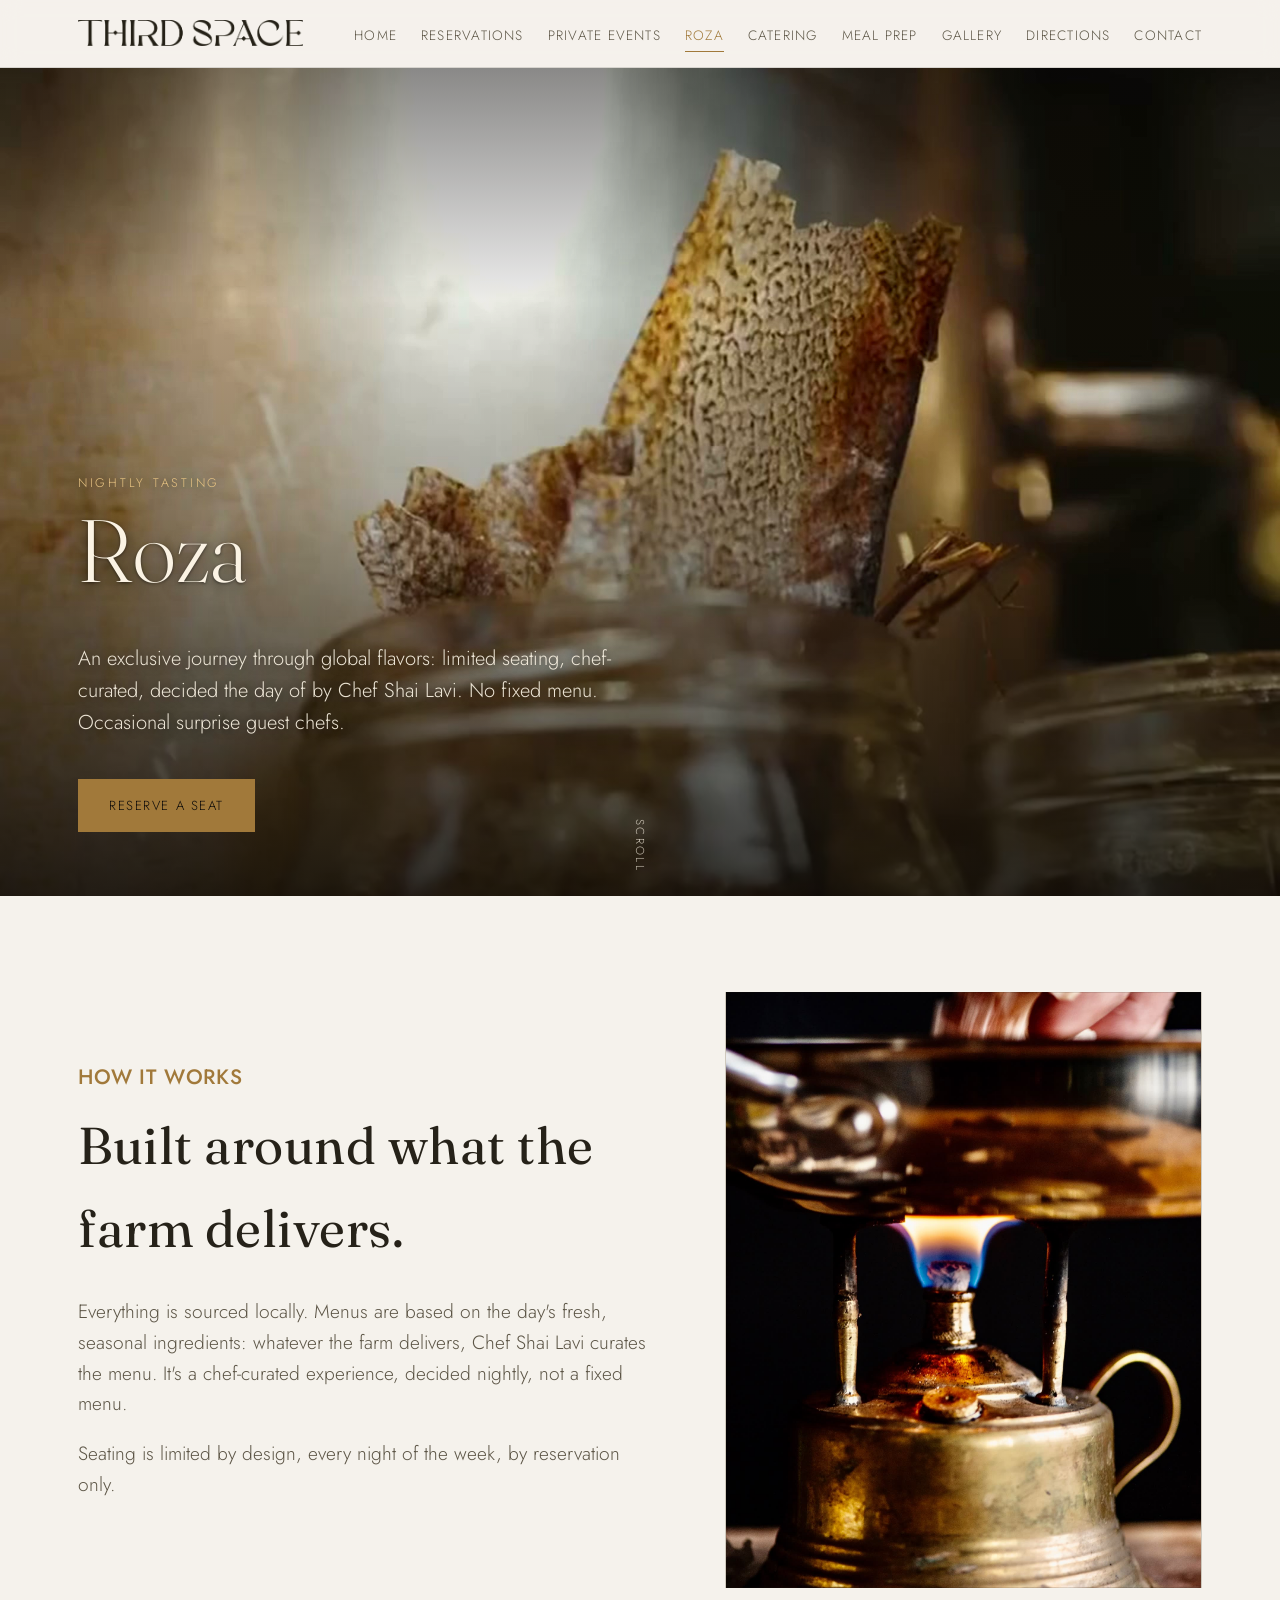
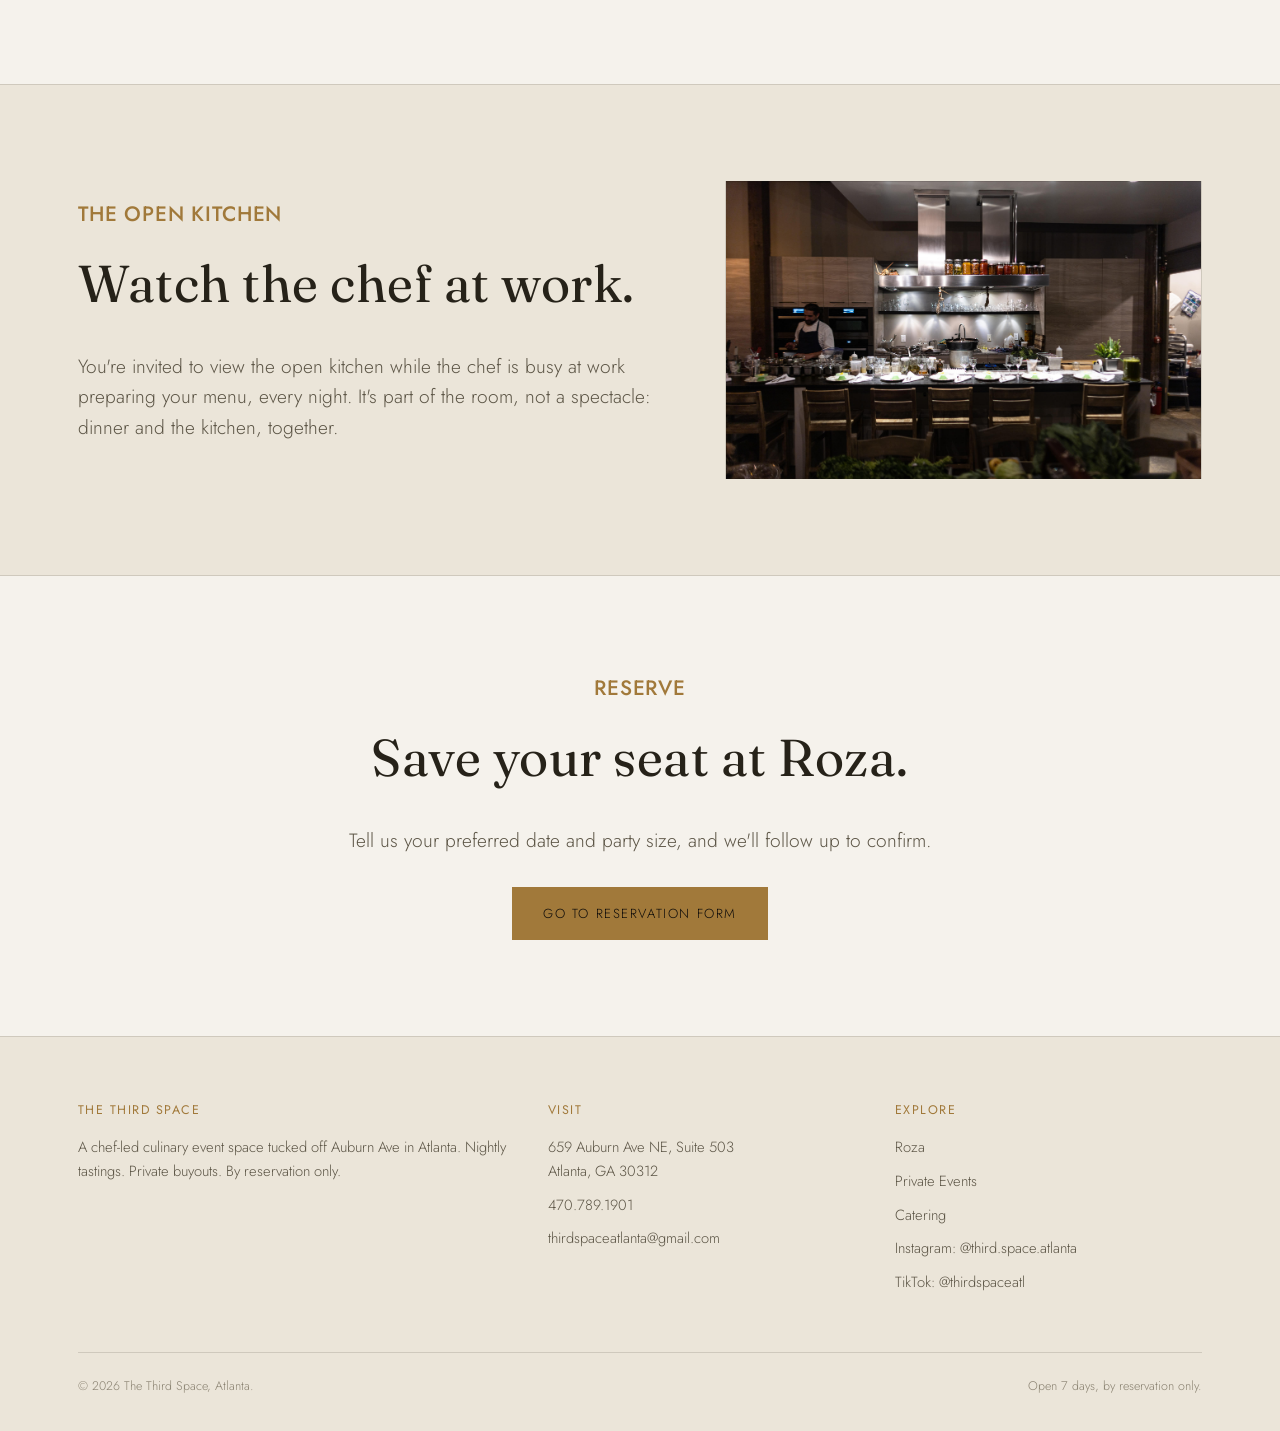
<file: roza.html>
<!DOCTYPE html>
<html lang="en">
<head>
<meta charset="UTF-8">
<meta name="viewport" content="width=device-width, initial-scale=1.0">
<title>Roza: Nightly Chef's Tasting | The Third Space</title>
<meta name="description" content="Roza is a limited-seating, chef-curated tasting menu at The Third Space, built nightly around the day's seasonal, locally sourced ingredients.">
<link rel="stylesheet" href="css/styles.css">
</head>
<body>

<header class="site-header">
  <nav class="nav">
    <a href="index.html" class="wordmark" aria-label="The Third Space, home"><img src="assets/images/logo-third-space.png" alt="The Third Space"></a>
    <button class="nav-toggle" aria-label="Toggle navigation">Menu</button>
    <ul class="nav-links">
      <li><a href="index.html">Home</a></li>
      <li><a href="contact.html?type=roza">Reservations</a></li>
      <li><a href="private-events.html">Private Events</a></li>
      <li><a href="roza.html" class="active">Roza</a></li>
      <li><a href="catering.html">Catering</a></li>
      <li><a href="meal-prep.html">Meal Prep</a></li>
      <li><a href="gallery.html">Gallery</a></li>
      <li><a href="directions.html">Directions</a></li>
      <li><a href="contact-us.html">Contact</a></li>
    </ul>
  </nav>
</header>

<section class="hero">
  <video class="hero-video" autoplay muted loop playsinline poster="assets/video/roza-hero-poster.jpg">
    <source src="assets/video/roza-hero.mp4" type="video/mp4">
  </video>
  <div class="hero-overlay"></div>
  <div class="hero-content">
    <span class="eyebrow">Nightly Tasting</span>
    <h1>Roza</h1>
    <p class="lede">An exclusive journey through global flavors: limited seating, chef-curated, decided the day of by Chef Shai Lavi. No fixed menu. Occasional surprise guest chefs.</p>
    <a href="contact.html?type=roza" class="btn btn-solid" style="margin-top:20px;">Reserve a Seat</a>
  </div>
  <span class="scroll-cue">Scroll</span>
</section>

<section class="block">
  <div class="wrap two-col">
    <div>
      <h3>How It Works</h3>
      <h2>Built around what the farm delivers.</h2>
      <p>Everything is sourced locally. Menus are based on the day's fresh, seasonal ingredients: whatever the farm delivers, Chef Shai Lavi curates the menu. It's a chef-curated experience, decided nightly, not a fixed menu.</p>
      <p>Seating is limited by design, every night of the week, by reservation only.</p>
    </div>
    <div class="photo-block" style="background-image:url('assets/images/roza-photo.jpeg');"></div>
  </div>
</section>

<section class="block block-alt" style="position:relative;">
  <div class="wrap two-col">
    <div class="photo-block wide" style="background-image:url('assets/images/open-kitchen-counter.jpg'); order:2;"></div>
    <div style="order:1;">
      <h3>The Open Kitchen</h3>
      <h2>Watch the chef at work.</h2>
      <p>You're invited to view the open kitchen while the chef is busy at work preparing your menu, every night. It's part of the room, not a spectacle: dinner and the kitchen, together.</p>
    </div>
  </div>
</section>

<section class="block">
  <div class="wrap" style="max-width:720px; text-align:center; margin:0 auto;">
    <h3>Reserve</h3>
    <h2>Save your seat at Roza.</h2>
    <p>Tell us your preferred date and party size, and we'll follow up to confirm.</p>
    <a href="contact.html?type=roza" class="btn btn-solid" style="margin-top:12px;">Go to Reservation Form</a>
  </div>
</section>

<footer class="site-footer">
  <div class="wrap">
    <div class="footer-grid">
      <div>
        <h4>The Third Space</h4>
        <p>A chef-led culinary event space tucked off Auburn Ave in Atlanta. Nightly tastings. Private buyouts. By reservation only.</p>
      </div>
      <div>
        <h4>Visit</h4>
        <a href="directions.html">659 Auburn Ave NE, Suite 503<br>Atlanta, GA 30312</a>
        <a href="tel:4707891901">470.789.1901</a>
        <a href="mailto:thirdspaceatlanta@gmail.com">thirdspaceatlanta@gmail.com</a>
      </div>
      <div>
        <h4>Explore</h4>
        <a href="roza.html">Roza</a>
        <a href="private-events.html">Private Events</a>
        <a href="catering.html">Catering</a>
        <a href="https://instagram.com/third.space.atlanta">Instagram: @third.space.atlanta</a>
        <a href="https://tiktok.com/@thirdspaceatl">TikTok: @thirdspaceatl</a>
      </div>
    </div>
    <div class="footer-bottom">
      <span>&copy; 2026 The Third Space, Atlanta.</span>
      <span>Open 7 days, by reservation only.</span>
    </div>
  </div>
</footer>
<script src="js/main.js"></script>
</body>
</html>
</file>
<file: css/styles.css>
/* The Third Space: shared styles */

@import url('https://fonts.googleapis.com/css2?family=Fraunces:ital,opsz,wght@0,9..144,300;0,9..144,400;0,9..144,500;1,9..144,400&family=Jost:wght@300;400;500;600&display=swap');

:root {
  --bg: #f5f2ec;
  --bg-raised: #ebe5d9;
  --bg-raised-2: #ded5c1;
  --input-bg: #fffefb;
  --line: rgba(35, 30, 22, 0.14);
  --ink: #262219;
  --ink-dim: #5c5546;
  --ink-faint: #8a8271;
  --gold: #a1793a;
  --gold-soft: rgba(161, 121, 58, 0.35);
  --max: 1180px;
  --serif: 'Fraunces', Georgia, serif;
  --sans: 'Jost', 'Helvetica Neue', Arial, sans-serif;
}

* { box-sizing: border-box; }
html { scroll-behavior: smooth; }

body {
  margin: 0;
  background: var(--bg);
  color: var(--ink);
  font-family: var(--sans);
  font-weight: 300;
  font-size: 1.2rem;
  line-height: 1.6;
  -webkit-font-smoothing: antialiased;
}

img, video { max-width: 100%; display: block; }

a { color: inherit; text-decoration: none; }

h1, h2, h3, h4 {
  font-family: var(--serif);
  font-weight: 400;
  letter-spacing: 0.01em;
  margin: 0 0 0.5em;
  color: var(--ink);
}

h1 { font-size: clamp(3.12rem, 7.2vw, 5.52rem); line-height: 1.05; font-weight: 300; }
h2 { font-size: clamp(2.28rem, 4.08vw, 3.24rem); }
h3 { font-size: 1.3rem; letter-spacing: 0.04em; text-transform: uppercase; color: var(--gold); font-family: var(--sans); font-weight: 500; }

p { margin: 0 0 1em; color: var(--ink-dim); }

.eyebrow {
  display: inline-block;
  font-family: var(--sans);
  font-size: 0.78rem;
  letter-spacing: 0.22em;
  text-transform: uppercase;
  color: var(--gold);
  margin-bottom: 0.9em;
}

.wrap { max-width: var(--max); margin: 0 auto; padding: 0 28px; }

/* ---------- Nav ---------- */
.site-header {
  position: sticky;
  top: 0;
  z-index: 100;
  background: rgba(245, 242, 236, 0.86);
  backdrop-filter: blur(10px);
  border-bottom: 1px solid var(--line);
}
.nav {
  display: flex;
  align-items: center;
  justify-content: space-between;
  gap: 32px;
  padding: 18px 28px;
  max-width: var(--max);
  margin: 0 auto;
}
.wordmark {
  display: inline-flex;
  align-items: center;
  flex-shrink: 0;
}
.wordmark img {
  height: 26px;
  width: auto;
  display: block;
}

.nav-links {
  display: flex;
  gap: 24px;
  list-style: none;
  margin: 0; padding: 0;
}
.nav-links a {
  font-size: 0.85rem;
  letter-spacing: 0.09em;
  text-transform: uppercase;
  white-space: nowrap;
  color: var(--ink-dim);
  padding-bottom: 6px;
  border-bottom: 1px solid transparent;
  transition: color .2s, border-color .2s;
}
.nav-links a:hover { color: var(--ink); }
.nav-links a.active { color: var(--gold); border-color: var(--gold); }

.nav-toggle {
  display: none;
  background: none;
  border: 1px solid var(--line);
  color: var(--ink);
  padding: 8px 12px;
  font-family: var(--sans);
  font-size: 0.8rem;
  letter-spacing: 0.08em;
  text-transform: uppercase;
  cursor: pointer;
}

/* ---------- Buttons ---------- */
.btn {
  display: inline-flex;
  align-items: center;
  gap: 10px;
  padding: 15px 30px;
  font-family: var(--sans);
  font-size: 0.82rem;
  letter-spacing: 0.12em;
  text-transform: uppercase;
  border: 1px solid var(--gold);
  color: var(--ink);
  background: transparent;
  cursor: pointer;
  transition: background .2s, color .2s;
}
.btn:hover { background: var(--gold); color: #0e0c0a; }
.btn-solid { background: var(--gold); color: #0e0c0a; }
.btn-solid:hover { background: transparent; color: var(--ink); }
.btn-ghost { border-color: var(--line); }
.btn-ghost:hover { background: var(--ink); color: var(--bg); border-color: var(--ink); }

/* ---------- Hero (video) ---------- */
.hero {
  position: relative;
  min-height: 92vh;
  display: flex;
  align-items: flex-end;
  overflow: hidden;
  background: #000;
}
.hero-video {
  position: absolute;
  inset: 0;
  width: 100%;
  height: 100%;
  object-fit: cover;
  filter: saturate(1.08) contrast(1.03) brightness(1.25);
}
.hero-image {
  position: absolute;
  inset: 0;
  width: 100%;
  height: 100%;
  background-size: cover;
  background-position: center;
  filter: saturate(1.08) contrast(1.03);
}
.hero-overlay {
  position: absolute;
  inset: 0;
  background: linear-gradient(180deg, rgba(10,8,5,0.48) 0%, rgba(10,8,5,0.08) 28%, rgba(10,8,5,0.22) 50%, rgba(10,8,5,0.82) 100%);
}
.hero-content {
  position: relative;
  z-index: 2;
  width: 100%;
  padding: 0 28px 64px;
  max-width: var(--max);
  margin: 0 auto;
}
.hero-content h1 { color: #fbf3e4; text-shadow: 0 2px 16px rgba(0,0,0,0.55), 0 1px 3px rgba(0,0,0,0.5); }
.hero-content .eyebrow { color: #e8c483; text-shadow: 0 1px 8px rgba(0,0,0,0.55); }
.hero-content p.lede {
  max-width: 46ch;
  color: rgba(251, 243, 228, 0.92);
  font-size: 1.26rem;
  text-shadow: 0 1px 10px rgba(0,0,0,0.5);
}
.scroll-cue {
  position: absolute;
  bottom: 24px;
  left: 50%;
  transform: translateX(-50%);
  z-index: 2;
  font-size: 0.72rem;
  letter-spacing: 0.2em;
  text-transform: uppercase;
  color: rgba(251, 243, 228, 0.75);
  writing-mode: vertical-rl;
}

/* Simple page hero (no video, for subpages) */
.page-hero {
  padding: 150px 0 70px;
  border-bottom: 1px solid var(--line);
  background: radial-gradient(ellipse at top, var(--bg-raised) 0%, var(--bg) 60%);
}
.page-hero p { max-width: 56ch; }

/* ---------- Split CTA ---------- */
.split {
  display: grid;
  grid-template-columns: 1fr 1fr 1fr;
}
.split-card {
  position: relative;
  padding: 70px 48px;
  border-top: 1px solid var(--line);
  min-height: 360px;
  display: flex;
  flex-direction: column;
  justify-content: flex-start;
  background-size: cover;
  background-position: center;
  overflow: hidden;
}
.split-card .btn { margin-top: auto; }
.split-card::before {
  content: "";
  position: absolute; inset: 0;
  background: linear-gradient(180deg, rgba(10,8,5,0) 0%, rgba(10,8,5,0.28) 45%, rgba(10,8,5,0.84) 100%);
  z-index: 0;
}
.split-card > * { position: relative; z-index: 1; }
.split-card:not(:last-child) { border-right: 1px solid var(--line); }
.split-card h3 { color: var(--gold); }
.split-card h2 { color: #f7f0e2; }
.split-card p { max-width: 40ch; color: rgba(247, 240, 226, 0.85); }
.split-card .btn { color: #f7f0e2; border-color: var(--gold); }
.split-card .btn:hover { color: #0e0c0a; }

/* ---------- Teasers ---------- */
.teasers {
  display: grid;
  grid-template-columns: repeat(3, 1fr);
  gap: 1px;
  background: var(--line);
  border-top: 1px solid var(--line);
  border-bottom: 1px solid var(--line);
}
.teaser {
  background: var(--bg);
  padding: 44px 34px 50px;
  display: flex;
  flex-direction: column;
  gap: 16px;
}
.teaser .thumb {
  width: 100%;
  aspect-ratio: 4/3;
  background: var(--bg-raised) center/cover no-repeat;
  border: 1px solid var(--line);
}
.teaser h4 { font-family: var(--serif); font-size: 1.3rem; margin: 0; }
.teaser a.more { color: var(--gold); font-size: 0.8rem; letter-spacing: 0.1em; text-transform: uppercase; }

/* ---------- Generic section ---------- */
section.block { padding: 96px 0; }
section.block.tight { padding: 64px 0; }
.block-alt { background: var(--bg-raised); border-top: 1px solid var(--line); border-bottom: 1px solid var(--line); }

.two-col {
  display: grid;
  grid-template-columns: 1.1fr 0.9fr;
  gap: 64px;
  align-items: center;
}
.photo-block {
  width: 100%;
  aspect-ratio: 4/5;
  background: var(--bg-raised) center/cover no-repeat;
  border: 1px solid var(--line);
}
.photo-block.wide { aspect-ratio: 16/10; }

.list-plain { list-style: none; margin: 0; padding: 0; }
.list-plain li {
  padding: 18px 0;
  border-bottom: 1px solid var(--line);
  display: flex;
  justify-content: space-between;
  gap: 24px;
  color: var(--ink-dim);
}
.list-plain li strong { color: var(--ink); font-family: var(--serif); font-size: 1.1rem; font-weight: 400; }

.stat-row {
  display: grid;
  grid-template-columns: repeat(2, 1fr);
  gap: 1px;
  background: var(--line);
  border: 1px solid var(--line);
  margin: 36px 0;
}
.stat {
  background: var(--bg-raised);
  padding: 30px 26px;
}
.stat .num { font-family: var(--serif); font-size: 2.6rem; color: var(--gold); line-height: 1; }
.stat .label { margin-top: 8px; font-size: 0.82rem; letter-spacing: 0.06em; text-transform: uppercase; color: var(--ink-dim); }

/* ---------- Forms ---------- */
.form-card {
  background: var(--bg-raised);
  border: 1px solid var(--line);
  padding: 44px;
}
.field-row { display: grid; grid-template-columns: 1fr 1fr; gap: 20px; }
.field { margin-bottom: 20px; }
.field label {
  display: block;
  font-size: 0.78rem;
  letter-spacing: 0.08em;
  text-transform: uppercase;
  color: var(--ink-dim);
  margin-bottom: 8px;
}
.field input, .field select, .field textarea {
  width: 100%;
  background: var(--input-bg);
  border: 1px solid var(--line);
  color: var(--ink);
  padding: 13px 14px;
  font-family: var(--sans);
  font-size: 0.95rem;
}
.field input:focus, .field select:focus, .field textarea:focus {
  outline: none;
  border-color: var(--gold);
}
.field textarea { min-height: 110px; resize: vertical; }
.field-note { font-size: 0.75rem; color: var(--ink-faint, #7d715f); margin-top: 6px; }

.type-toggle {
  display: flex;
  gap: 1px;
  background: var(--line);
  border: 1px solid var(--line);
  margin-bottom: 30px;
}
.type-toggle button {
  flex: 1;
  background: var(--bg);
  color: var(--ink-dim);
  border: none;
  padding: 14px;
  font-family: var(--sans);
  font-size: 0.82rem;
  letter-spacing: 0.1em;
  text-transform: uppercase;
  cursor: pointer;
}
.type-toggle button.active { background: var(--gold); color: #0e0c0a; }

.form-msg {
  margin-top: 18px;
  padding: 14px 16px;
  border: 1px solid var(--gold-soft);
  font-size: 0.88rem;
  display: none;
}
.form-msg.show { display: block; }
.form-msg.error { border-color: #a5473c; color: #e2a99f; }

/* ---------- Confirmation modal ---------- */
.modal-overlay {
  position: fixed;
  inset: 0;
  background: rgba(10, 8, 5, 0.6);
  display: flex;
  align-items: center;
  justify-content: center;
  padding: 24px;
  z-index: 1000;
  opacity: 0;
  pointer-events: none;
  transition: opacity 0.25s ease;
}
.modal-overlay.show { opacity: 1; pointer-events: auto; }
.modal-card {
  position: relative;
  max-width: 440px;
  width: 100%;
  background: var(--bg);
  border: 1px solid var(--line);
  padding: 44px 38px;
  text-align: center;
  transform: translateY(12px);
  transition: transform 0.25s ease;
}
.modal-overlay.show .modal-card { transform: translateY(0); }
.modal-card .eyebrow { display: block; }
.modal-card h3 {
  font-family: var(--serif);
  font-size: 1.6rem;
  text-transform: none;
  letter-spacing: 0.01em;
  color: var(--ink);
  font-weight: 400;
  margin-bottom: 14px;
}
.modal-card p { color: var(--ink-dim); margin-bottom: 0; }
.modal-close {
  position: absolute;
  top: 14px;
  right: 16px;
  background: none;
  border: none;
  font-size: 1.4rem;
  line-height: 1;
  color: var(--ink-faint);
  cursor: pointer;
  padding: 4px 8px;
}
.modal-close:hover { color: var(--ink); }

/* ---------- Gallery ---------- */
.gallery-grid {
  column-count: 3;
  column-gap: 18px;
  max-width: var(--max);
  margin: 0 auto;
  padding: 0 28px 40px;
}
.gallery-grid figure {
  margin: 0 0 18px;
  break-inside: avoid;
  border: 1px solid var(--line);
  overflow: hidden;
  background: var(--bg-raised);
}
.gallery-grid img {
  width: 100%;
  display: block;
  transition: transform .4s ease;
}
.gallery-grid figure:hover img {
  transform: scale(1.03);
}

/* ---------- Map ---------- */
.map-frame {
  width: 100%;
  height: 480px;
  border: 1px solid var(--line);
  filter: sepia(0.2) saturate(0.85) contrast(0.95);
}

/* ---------- Footer ---------- */
.site-footer {
  border-top: 1px solid var(--line);
  padding: 64px 0 34px;
  background: var(--bg-raised);
}
.footer-grid {
  display: grid;
  grid-template-columns: 1.4fr 1fr 1fr;
  gap: 40px;
  margin-bottom: 48px;
}
.footer-grid h4 {
  font-size: 0.78rem;
  letter-spacing: 0.12em;
  text-transform: uppercase;
  color: var(--gold);
  font-family: var(--sans);
  margin-bottom: 16px;
}
.footer-grid p, .footer-grid a { color: var(--ink-dim); font-size: 0.92rem; }
.footer-grid a { display: block; margin-bottom: 10px; }
.footer-grid a:hover { color: var(--ink); }
.footer-bottom {
  display: flex;
  justify-content: space-between;
  padding-top: 24px;
  border-top: 1px solid var(--line);
  font-size: 0.78rem;
  color: var(--ink-faint, #7d715f);
  flex-wrap: wrap;
  gap: 10px;
}

/* ---------- Responsive ---------- */
/* Nav collapses to the menu button once the full link row no longer fits */
@media (max-width: 1179px) {
  .nav-links { display: none; }
  .nav-toggle { display: inline-block; }
  .nav-links.open {
    display: flex;
    position: absolute;
    top: 100%; left: 0; right: 0;
    flex-direction: column;
    background: var(--bg);
    border-bottom: 1px solid var(--line);
    padding: 10px 28px 24px;
    gap: 18px;
  }
}

@media (max-width: 860px) {
  .hero { min-height: 68vh; }
  .wordmark img { height: 20px; }
  .split { grid-template-columns: 1fr; }
  .split-card:not(:last-child) { border-right: none; }
  .teasers { grid-template-columns: 1fr; }
  .two-col { grid-template-columns: 1fr; gap: 36px; }
  .field-row { grid-template-columns: 1fr; }
  .footer-grid { grid-template-columns: 1fr; gap: 30px; }
  .stat-row { grid-template-columns: 1fr; }
  .gallery-grid { column-count: 3; column-gap: 6px; padding: 0 6px 30px; }
  .gallery-grid figure { margin-bottom: 6px; }
}

/* ---------- Scroll progress ---------- */
.scroll-progress {
  position: fixed;
  top: 0; left: 0;
  width: 100%;
  height: 3px;
  z-index: 200;
  pointer-events: none;
  background: transparent;
}
.scroll-progress-bar {
  height: 100%;
  width: 0%;
  background: var(--gold);
}

/* ---------- Scroll reveal ---------- */
.reveal {
  opacity: 0;
  transform: translateY(28px);
  transition: opacity .7s cubic-bezier(.25,.7,.4,1), transform .7s cubic-bezier(.25,.7,.4,1);
}
.reveal.in-view {
  opacity: 1;
  transform: translateY(0);
}
@media (prefers-reduced-motion: reduce) {
  .reveal { opacity: 1; transform: none; transition: none; }
}
</file>
